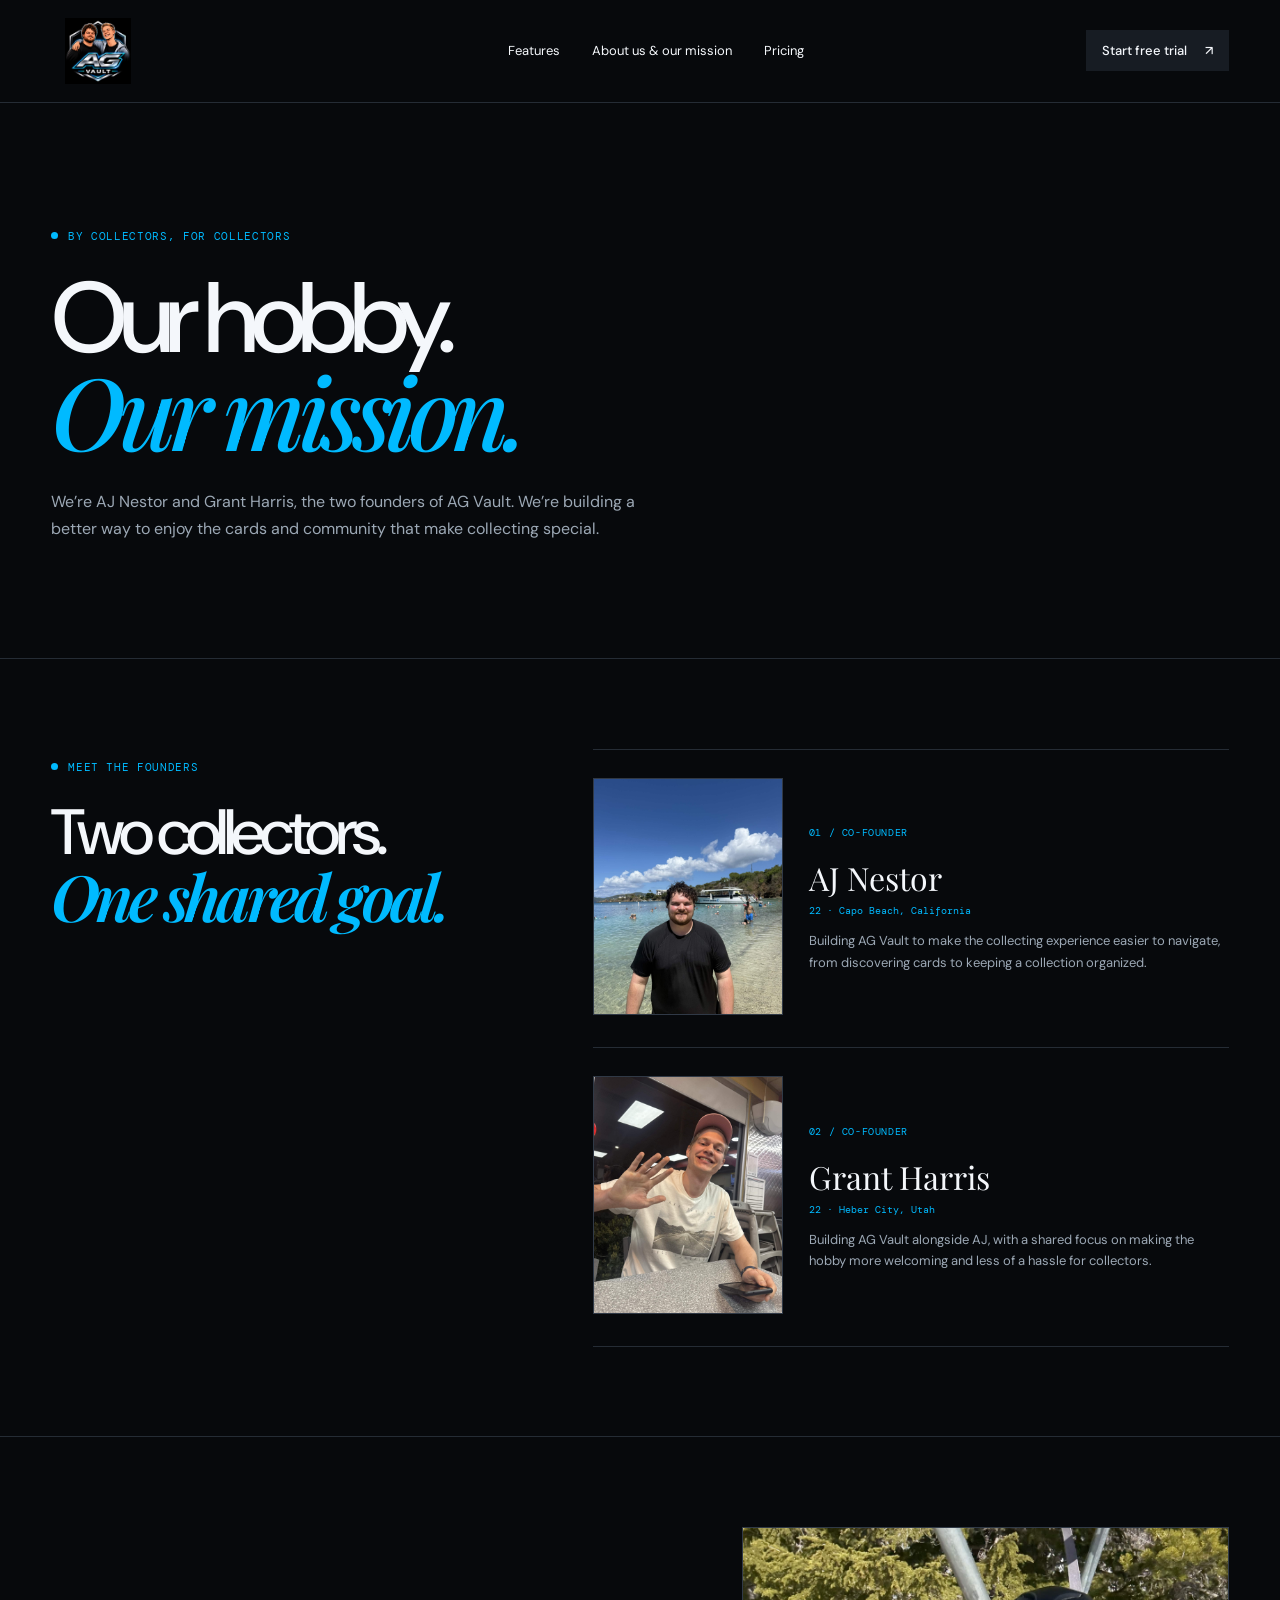
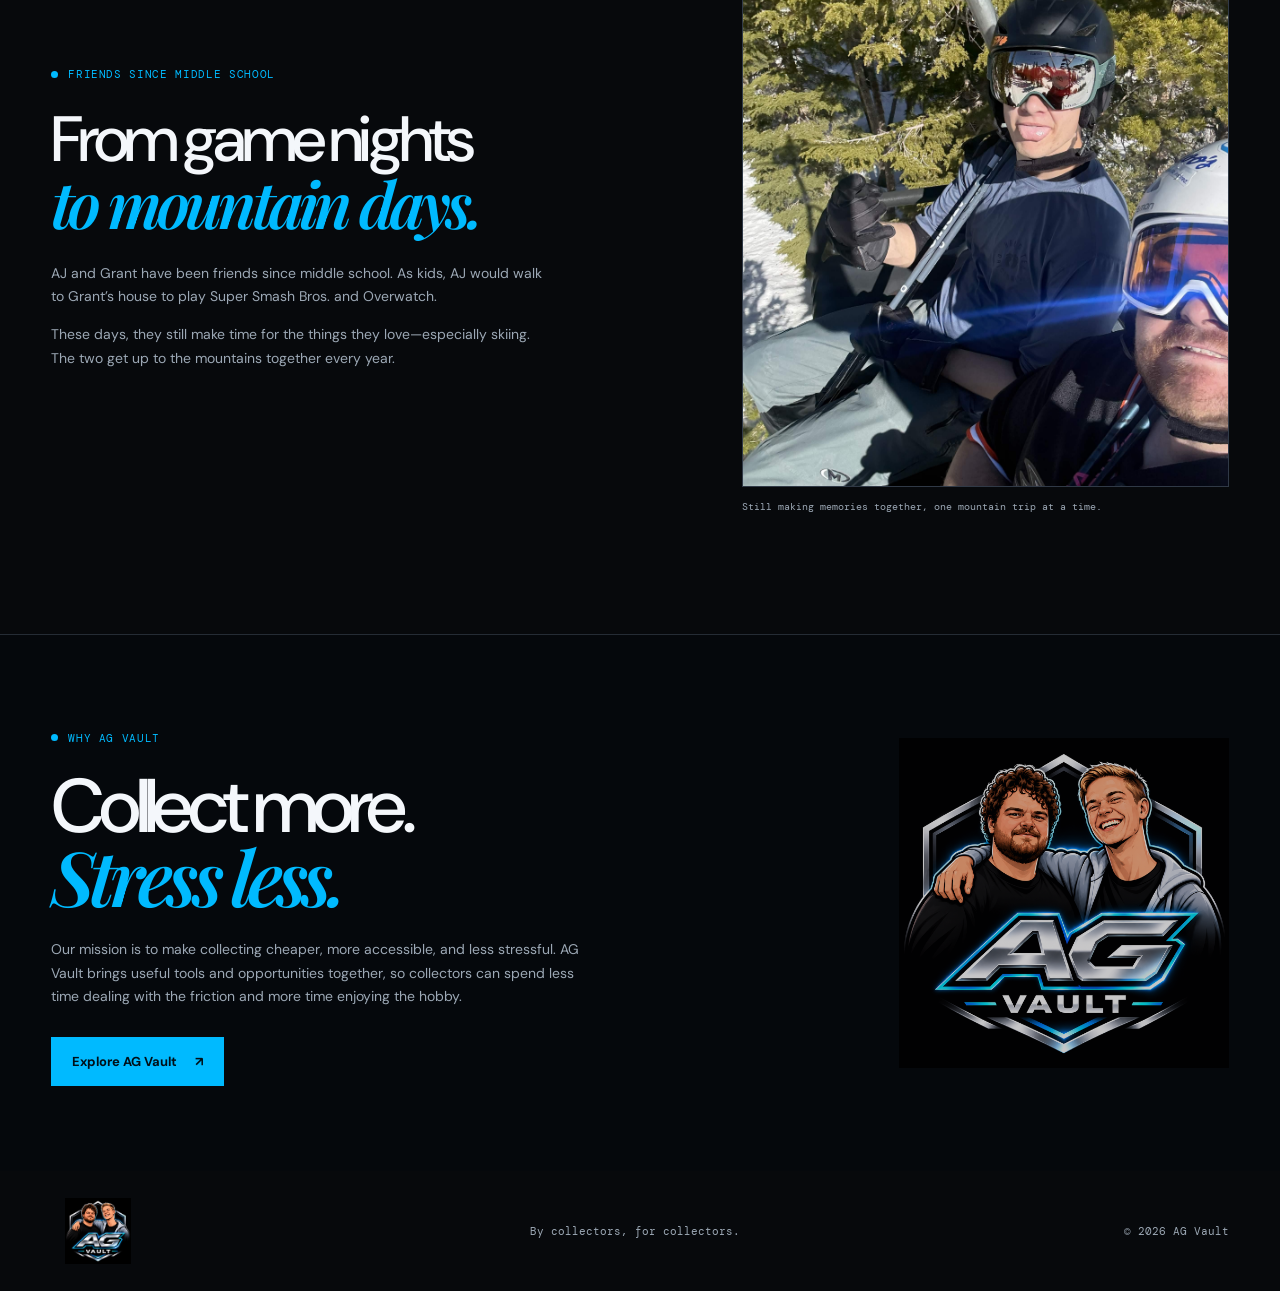
<file: about.html>
<!doctype html>
<html lang="en">
  <head>
    <meta charset="UTF-8" />
    <meta name="viewport" content="width=device-width, initial-scale=1.0" />
    <meta
      name="description"
      content="Meet AG Vault founders AJ Nestor and Grant Harris, and learn about their mission to make collecting more accessible."
    />
    <title>About us &amp; our mission | AG Vault</title>
    <link rel="stylesheet" href="styles.css" />
  </head>
  <body class="about-page">
    <header class="site-header">
      <a class="brand" href="index.html" aria-label="AG Vault home">
        <img class="brand-logo" src="assets/agvault-logo.png" alt="AG Vault" />
      </a>
      <nav class="desktop-nav" aria-label="Main navigation">
        <a href="index.html#features">Features</a>
        <a href="about.html" aria-current="page">About us &amp; our mission</a>
        <a href="index.html#pricing">Pricing</a>
      </nav>
      <a class="button button-small button-dark header-cta" href="trial.html"
        >Start free trial <span>↗</span></a
      >
    </header>

    <main>
      <section class="about-hero">
        <p class="eyebrow">
          <span class="eyebrow-dot"></span> By collectors, for collectors
        </p>
        <h1>Our hobby.<br /><em>Our mission.</em></h1>
        <p>
          We’re AJ Nestor and Grant Harris, the two founders of AG Vault. We’re
          building a better way to enjoy the cards and community that make
          collecting special.
        </p>
      </section>

      <section class="founders section" aria-labelledby="founders-title">
        <div class="founders-heading">
          <p class="eyebrow">
            <span class="eyebrow-dot"></span> Meet the founders
          </p>
          <h2 id="founders-title">
            Two collectors.<br /><em>One shared goal.</em>
          </h2>
        </div>
        <div class="founder-list">
          <article class="founder-card">
            <img
              class="founder-photo"
              src="assets/aj-nestor.jpg"
              alt="AJ Nestor at the beach"
            />
            <div class="founder-bio">
              <span class="founder-number">01 / CO-FOUNDER</span>
              <h3>AJ Nestor</h3>
              <p class="founder-meta">22 · Capo Beach, California</p>
              <p>
                Building AG Vault to make the collecting experience easier to
                navigate, from discovering cards to keeping a collection
                organized.
              </p>
            </div>
          </article>
          <article class="founder-card">
            <img
              class="founder-photo"
              src="assets/grant-harris.jpg"
              alt="Grant Harris smiling in a white shirt"
            />
            <div class="founder-bio">
              <span class="founder-number">02 / CO-FOUNDER</span>
              <h3>Grant Harris</h3>
              <p class="founder-meta">22 · Heber City, Utah</p>
              <p>
                Building AG Vault alongside AJ, with a shared focus on making
                the hobby more welcoming and less of a hassle for collectors.
              </p>
            </div>
          </article>
        </div>
      </section>

      <section class="how-we-met section" aria-labelledby="how-we-met-title">
        <div class="how-we-met-copy">
          <p class="eyebrow">
            <span class="eyebrow-dot"></span> Friends since middle school
          </p>
          <h2 id="how-we-met-title">
            From game nights<br /><em>to mountain days.</em>
          </h2>
          <p>
            AJ and Grant have been friends since middle school. As kids, AJ
            would walk to Grant’s house to play Super Smash Bros. and Overwatch.
          </p>
          <p>
            These days, they still make time for the things they love—especially
            skiing. The two get up to the mountains together every year.
          </p>
        </div>
        <figure class="together-photo">
          <img
            src="assets/founders-skiing.jpg"
            alt="AJ and Grant together on a ski lift in the mountains"
          />
          <figcaption>
            Still making memories together, one mountain trip at a time.
          </figcaption>
        </figure>
      </section>

      <section class="mission-panel" aria-labelledby="mission-title">
        <div class="mission-copy">
          <p class="eyebrow eyebrow-light">
            <span class="eyebrow-dot"></span> Why AG Vault
          </p>
          <h2 id="mission-title">Collect more.<br /><em>Stress less.</em></h2>
          <p>
            Our mission is to make collecting cheaper, more accessible, and less
            stressful. AG Vault brings useful tools and opportunities together,
            so collectors can spend less time dealing with the friction and more
            time enjoying the hobby.
          </p>
          <a class="button button-primary" href="index.html#features"
            >Explore AG Vault <span>↗</span></a
          >
        </div>
        <img
          class="mission-logo"
          src="assets/agvault-logo.png"
          alt=""
          aria-hidden="true"
        />
      </section>
    </main>

    <footer class="site-footer">
      <a class="brand" href="index.html" aria-label="AG Vault home"
        ><img class="brand-logo" src="assets/agvault-logo.png" alt="AG Vault"
      /></a>
      <p>By collectors, for collectors.</p>
      <p>© 2026 AG Vault</p>
    </footer>
  </body>
</html>
</file>
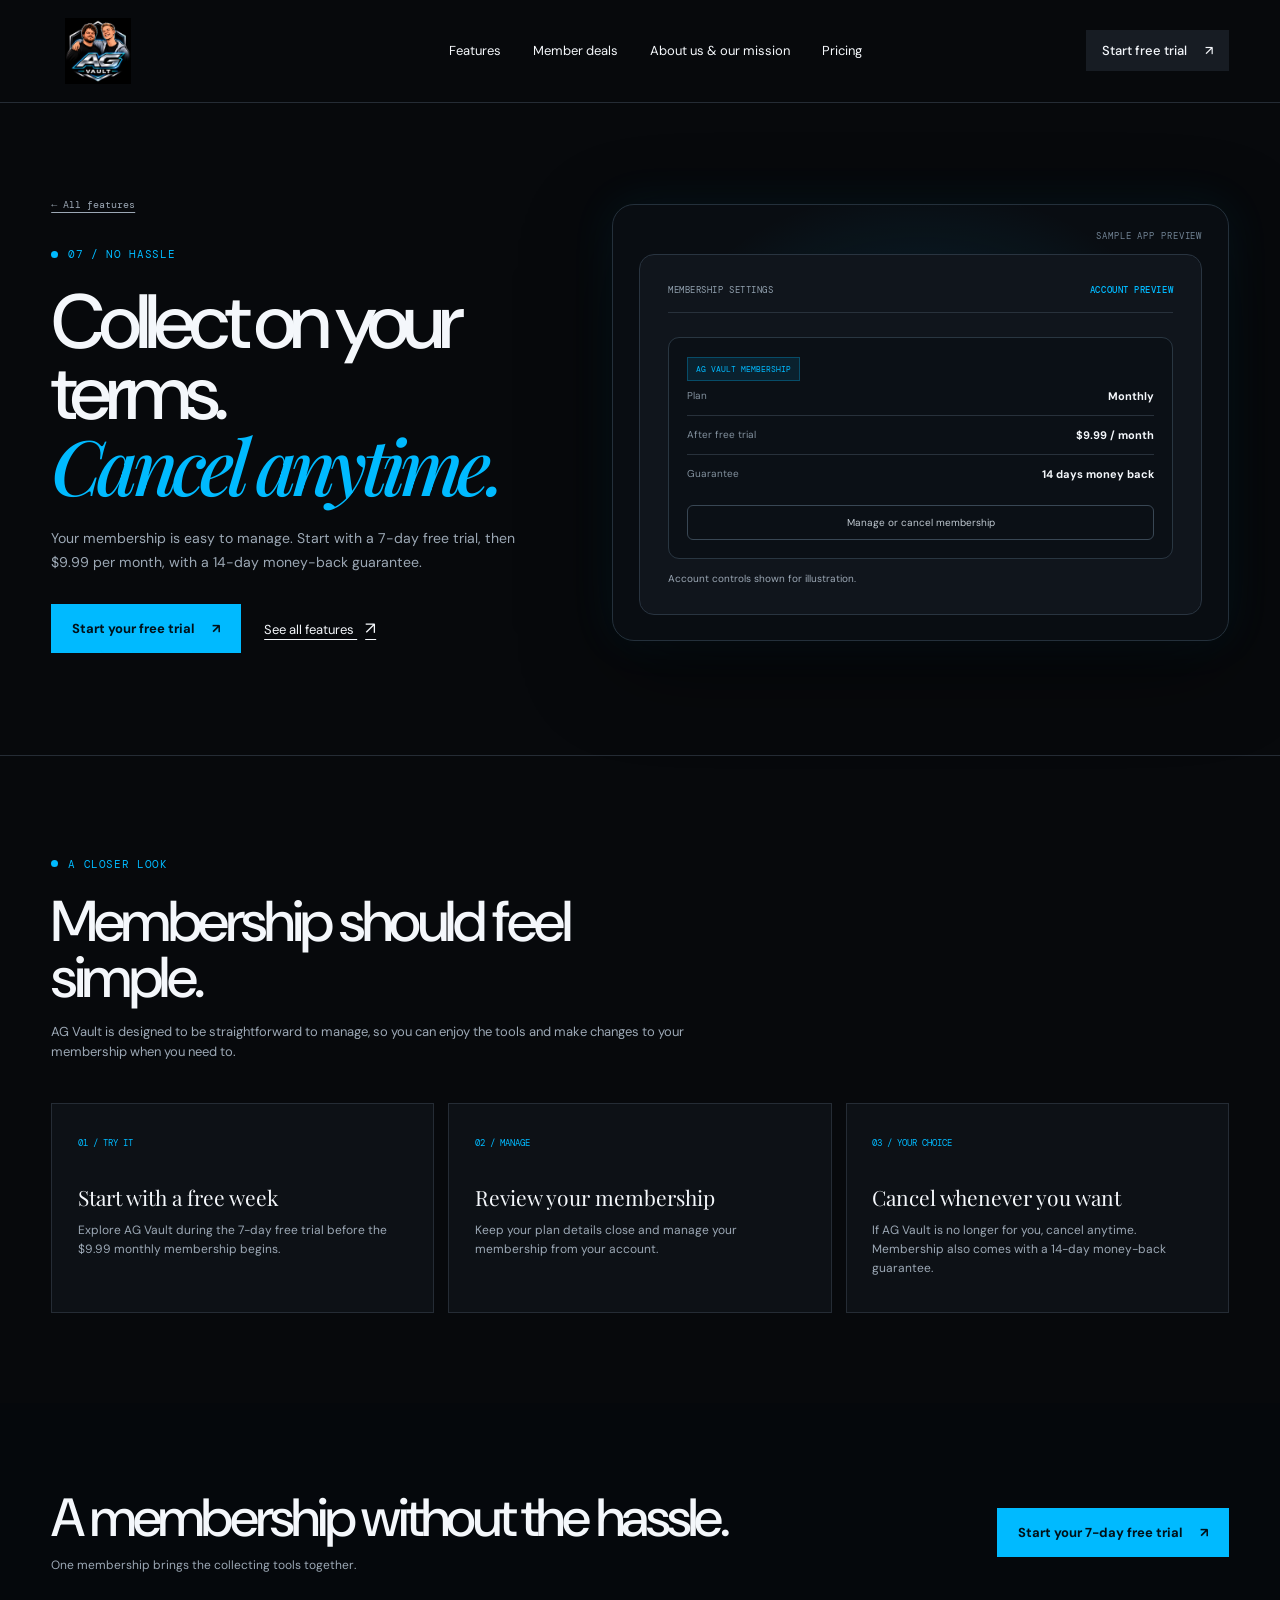
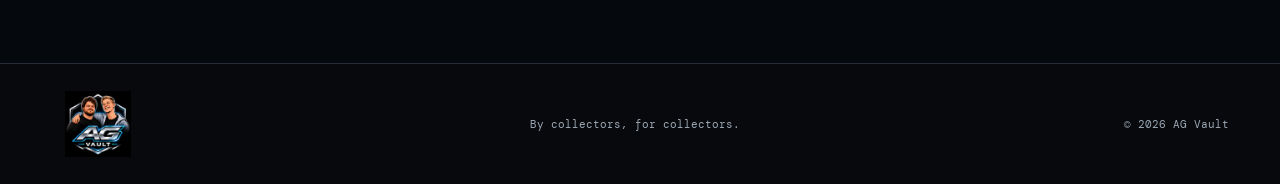
<file: cancel-anytime.html>
<!doctype html>
<html lang="en">
  <head>
    <meta charset="UTF-8" />
    <meta name="viewport" content="width=device-width, initial-scale=1.0" />
    <meta
      name="description"
      content="Manage your AG Vault membership and cancel anytime, with a 7-day free trial and 14-day money-back guarantee."
    />
    <title>Membership, on your terms | AG Vault</title>
    <link rel="stylesheet" href="styles.css" />
  </head>
  <body class="feature-detail-page">
    <header class="site-header">
      <a class="brand" href="index.html" aria-label="AG Vault home"
        ><img class="brand-logo" src="assets/agvault-logo.png" alt="AG Vault"
      /></a>
      <nav class="desktop-nav" aria-label="Main navigation">
        <a href="index.html#features" aria-current="page">Features</a
        ><a href="index.html#member-deals">Member deals</a
        ><a href="about.html">About us &amp; our mission</a
        ><a href="index.html#pricing">Pricing</a>
      </nav>
      <a class="button button-small button-dark header-cta" href="trial.html"
        >Start free trial <span aria-hidden="true">↗</span></a
      >
    </header>
    <main class="feature-page-main">
      <section class="feature-hero">
        <div class="feature-hero-copy">
          <a class="feature-back-link" href="index.html#features"
            >← All features</a
          >
          <p class="eyebrow">
            <span class="eyebrow-dot"></span> 07 / NO HASSLE
          </p>
          <h1>Collect on your terms.<br /><em>Cancel anytime.</em></h1>
          <p class="feature-hero-lede">
            Your membership is easy to manage. Start with a 7-day free trial,
            then $9.99 per month, with a 14-day money-back guarantee.
          </p>
          <div class="feature-hero-actions">
            <a class="button button-primary" href="trial.html"
              >Start your free trial <span aria-hidden="true">↗</span></a
            ><a class="text-link" href="index.html#features"
              >See all features <span aria-hidden="true">↗</span></a
            >
          </div>
        </div>
        <div class="feature-demo">
          <p class="feature-demo-label">SAMPLE APP PREVIEW</p>
          <div class="demo-window">
            <div class="demo-topline">
              <span>MEMBERSHIP SETTINGS</span><strong>ACCOUNT PREVIEW</strong>
            </div>
            <div class="demo-settings-card">
              <span class="demo-chip">AG VAULT MEMBERSHIP</span>
              <div class="demo-settings-row">
                <span>Plan</span><strong>Monthly</strong>
              </div>
              <div class="demo-settings-row">
                <span>After free trial</span><strong>$9.99 / month</strong>
              </div>
              <div class="demo-settings-row">
                <span>Guarantee</span><strong>14 days money back</strong>
              </div>
              <a class="demo-settings-action" href="trial.html"
                >Manage or cancel membership</a
              >
            </div>
            <p class="demo-subtext" style="margin-top: 12px">
              Account controls shown for illustration.
            </p>
          </div>
        </div>
      </section>
      <section class="feature-explainer section">
        <div class="feature-explainer-heading">
          <p class="eyebrow"><span class="eyebrow-dot"></span> A closer look</p>
          <h2>Membership should feel simple.</h2>
          <p>
            AG Vault is designed to be straightforward to manage, so you can
            enjoy the tools and make changes to your membership when you need
            to.
          </p>
        </div>
        <div class="feature-steps">
          <article class="feature-step">
            <span class="feature-step-number">01 / TRY IT</span>
            <h3>Start with a free week</h3>
            <p>
              Explore AG Vault during the 7-day free trial before the $9.99
              monthly membership begins.
            </p>
          </article>
          <article class="feature-step">
            <span class="feature-step-number">02 / MANAGE</span>
            <h3>Review your membership</h3>
            <p>
              Keep your plan details close and manage your membership from your
              account.
            </p>
          </article>
          <article class="feature-step">
            <span class="feature-step-number">03 / YOUR CHOICE</span>
            <h3>Cancel whenever you want</h3>
            <p>
              If AG Vault is no longer for you, cancel anytime. Membership also
              comes with a 14-day money-back guarantee.
            </p>
          </article>
        </div>
      </section>
      <section class="feature-page-cta section">
        <div>
          <h2>A membership without the hassle.</h2>
          <p>One membership brings the collecting tools together.</p>
        </div>
        <a class="button button-primary" href="trial.html"
          >Start your 7-day free trial <span aria-hidden="true">↗</span></a
        >
      </section>
    </main>
    <footer class="site-footer feature-page-footer">
      <a class="brand" href="index.html" aria-label="AG Vault home"
        ><img class="brand-logo" src="assets/agvault-logo.png" alt="AG Vault"
      /></a>
      <p>By collectors, for collectors.</p>
      <p>© 2026 AG Vault</p>
    </footer>
  </body>
</html>
</file>
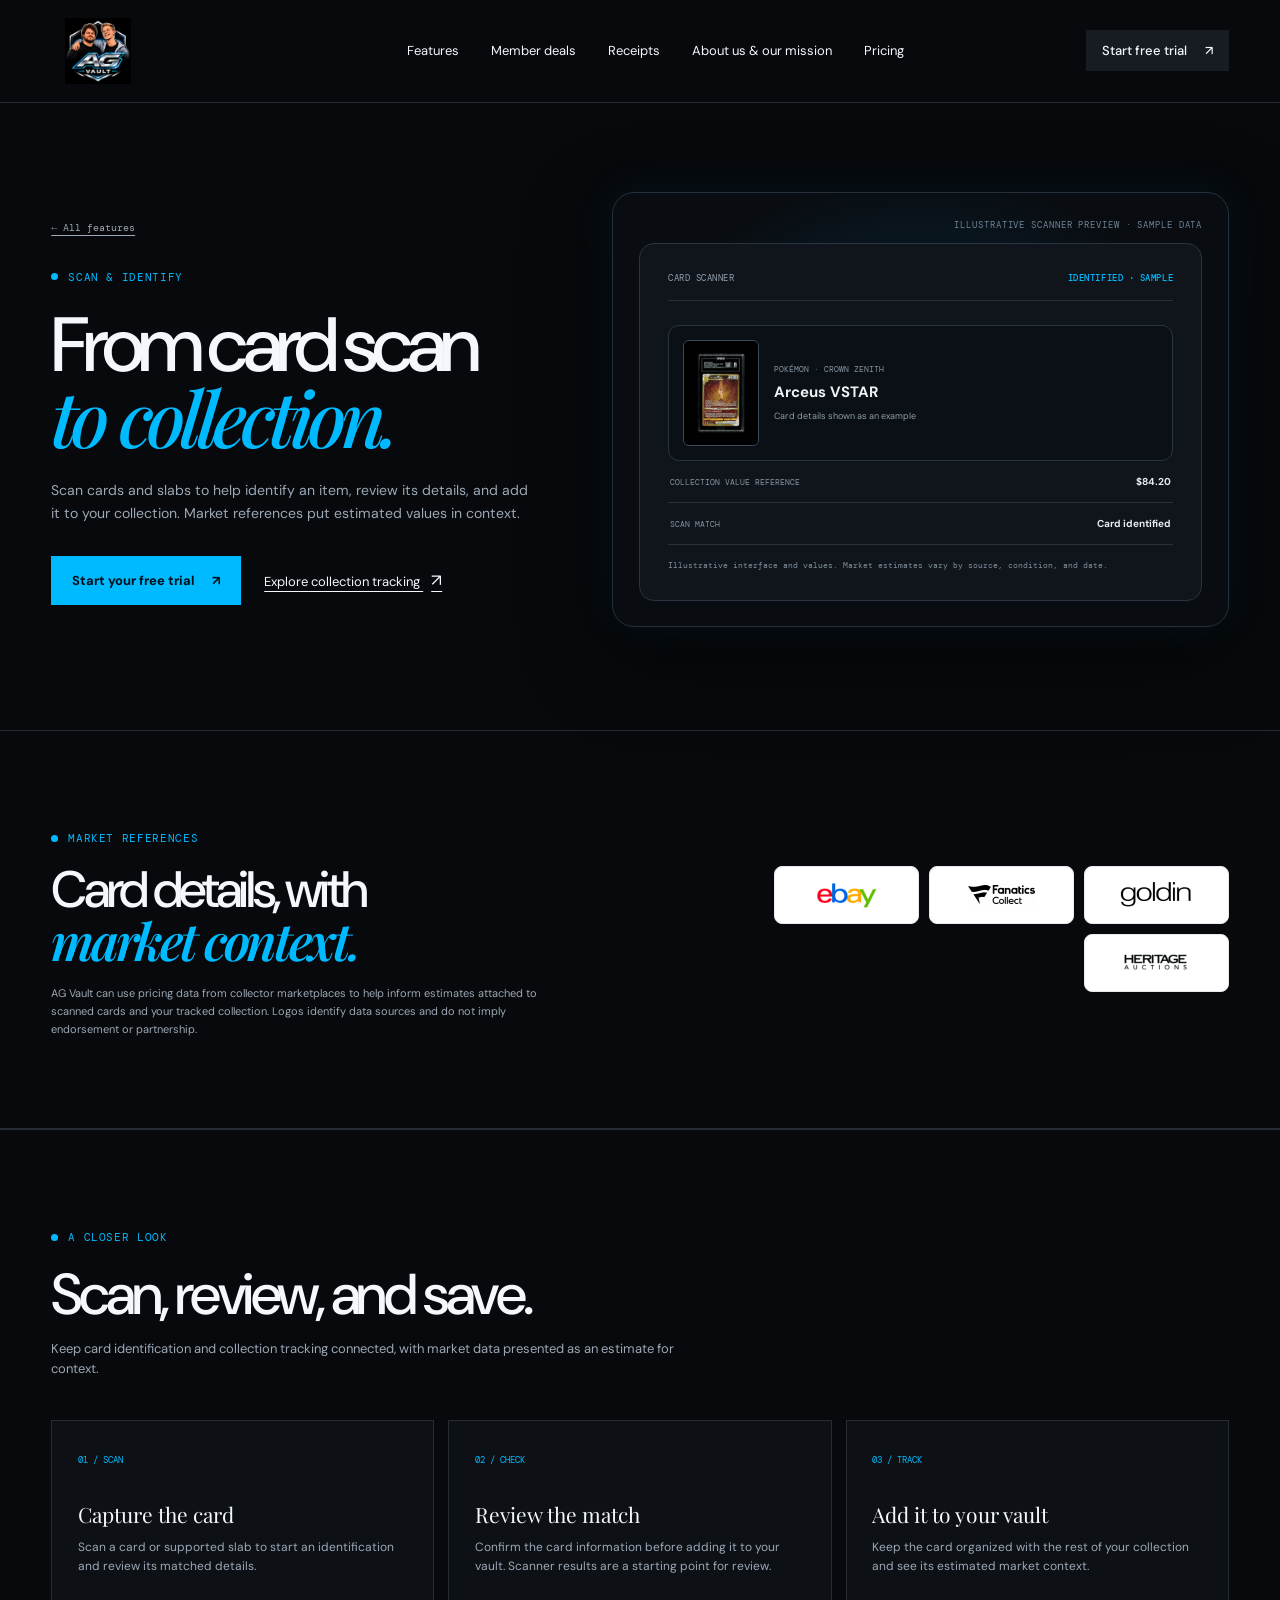
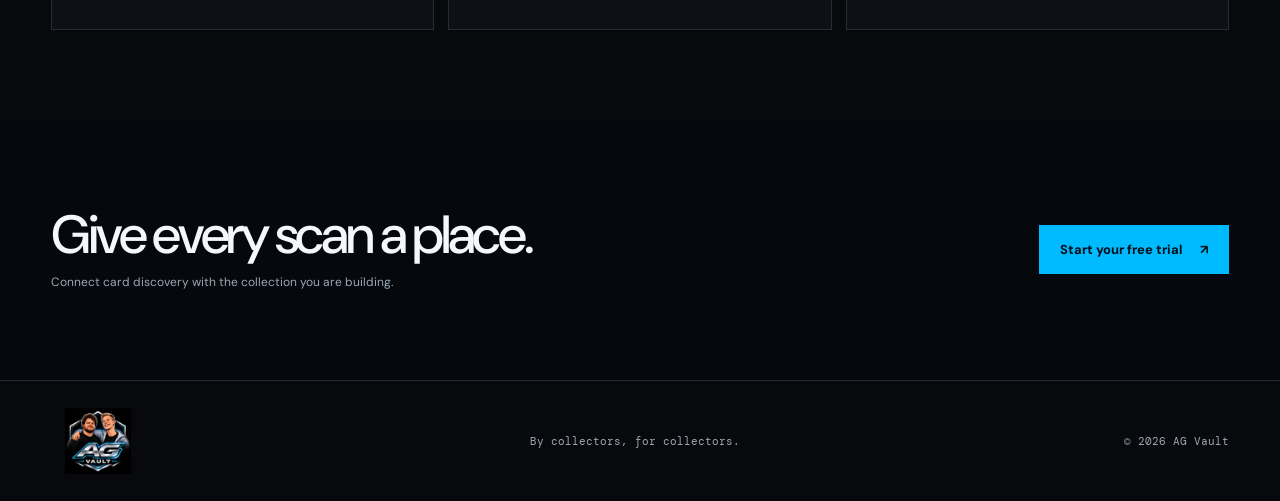
<file: card-scanner.html>
<!doctype html>
<html lang="en">
  <head>
    <meta charset="UTF-8" />
    <meta name="viewport" content="width=device-width, initial-scale=1.0" />
    <meta
      name="description"
      content="Scan trading cards and slabs, then review card details and market references in AG Vault."
    />
    <title>Card scanner | AG Vault</title>
    <link rel="stylesheet" href="styles.css" />
  </head>
  <body class="feature-detail-page">
    <header class="site-header">
      <a class="brand" href="index.html" aria-label="AG Vault home"
        ><img class="brand-logo" src="assets/agvault-logo.png" alt="AG Vault"
      /></a>
      <nav class="desktop-nav" aria-label="Main navigation">
        <a href="index.html#features">Features</a
        ><a href="index.html#member-deals">Member deals</a
        ><a href="index.html#receipts">Receipts</a
        ><a href="about.html">About us &amp; our mission</a
        ><a href="index.html#pricing">Pricing</a>
      </nav>
      <a class="button button-small button-dark header-cta" href="trial.html"
        >Start free trial <span aria-hidden="true">↗</span></a
      >
    </header>
    <main class="feature-page-main">
      <section class="feature-hero">
        <div class="feature-hero-copy">
          <a class="feature-back-link" href="index.html#features"
            >← All features</a
          >
          <p class="eyebrow">
            <span class="eyebrow-dot"></span> SCAN &amp; IDENTIFY
          </p>
          <h1>From card scan<br /><em>to collection.</em></h1>
          <p class="feature-hero-lede">
            Scan cards and slabs to help identify an item, review its details,
            and add it to your collection. Market references put estimated
            values in context.
          </p>
          <div class="feature-hero-actions">
            <a class="button button-primary" href="trial.html"
              >Start your free trial <span aria-hidden="true">↗</span></a
            ><a class="text-link" href="collection-tracker.html"
              >Explore collection tracking <span aria-hidden="true">↗</span></a
            >
          </div>
        </div>
        <div class="feature-demo">
          <p class="feature-demo-label">
            ILLUSTRATIVE SCANNER PREVIEW · SAMPLE DATA
          </p>
          <div class="demo-window">
            <div class="demo-topline">
              <span>CARD SCANNER</span><strong>IDENTIFIED · SAMPLE</strong>
            </div>
            <div class="scanner-preview-card">
              <img
                src="assets/card-arceus-vstar.jpg"
                alt="Illustrative Arceus VSTAR card preview"
              />
              <div>
                <span class="scanner-kicker">POKÉMON · CROWN ZENITH</span
                ><strong>Arceus VSTAR</strong
                ><small>Card details shown as an example</small>
              </div>
            </div>
            <div class="scanner-result-row">
              <span>COLLECTION VALUE REFERENCE</span><strong>$84.20</strong>
            </div>
            <div class="scanner-result-row">
              <span>SCAN MATCH</span
              ><strong class="demo-positive">Card identified</strong>
            </div>
            <p class="scanner-demo-note">
              Illustrative interface and values. Market estimates vary by
              source, condition, and date.
            </p>
          </div>
        </div>
      </section>
      <section
        class="marketplace-sources section"
        aria-labelledby="scanner-data-title"
      >
        <div class="marketplace-sources-copy">
          <p class="eyebrow">
            <span class="eyebrow-dot"></span> Market references
          </p>
          <h2 id="scanner-data-title">
            Card details, with<br /><em>market context.</em>
          </h2>
          <p>
            AG Vault can use pricing data from collector marketplaces to help
            inform estimates attached to scanned cards and your tracked
            collection. Logos identify data sources and do not imply endorsement
            or partnership.
          </p>
        </div>
        <div
          class="marketplace-logo-grid"
          aria-label="Example marketplace pricing sources"
        >
          <span
            class="marketplace-logo marketplace-ebay"
            role="img"
            aria-label="eBay"
          ></span
          ><span
            class="marketplace-logo marketplace-fanatics"
            role="img"
            aria-label="Fanatics Collect"
          ></span
          ><span
            class="marketplace-logo marketplace-goldin"
            role="img"
            aria-label="Goldin"
          ></span
          ><span
            class="marketplace-logo marketplace-heritage"
            role="img"
            aria-label="Heritage Auctions"
          ></span>
        </div>
      </section>
      <section class="feature-explainer section">
        <div class="feature-explainer-heading">
          <p class="eyebrow"><span class="eyebrow-dot"></span> A closer look</p>
          <h2>Scan, review, and save.</h2>
          <p>
            Keep card identification and collection tracking connected, with
            market data presented as an estimate for context.
          </p>
        </div>
        <div class="feature-steps">
          <article class="feature-step">
            <span class="feature-step-number">01 / SCAN</span>
            <h3>Capture the card</h3>
            <p>
              Scan a card or supported slab to start an identification and
              review its matched details.
            </p>
          </article>
          <article class="feature-step">
            <span class="feature-step-number">02 / CHECK</span>
            <h3>Review the match</h3>
            <p>
              Confirm the card information before adding it to your vault.
              Scanner results are a starting point for review.
            </p>
          </article>
          <article class="feature-step">
            <span class="feature-step-number">03 / TRACK</span>
            <h3>Add it to your vault</h3>
            <p>
              Keep the card organized with the rest of your collection and see
              its estimated market context.
            </p>
          </article>
        </div>
      </section>
      <section class="feature-page-cta section">
        <div>
          <h2>Give every scan a place.</h2>
          <p>Connect card discovery with the collection you are building.</p>
        </div>
        <a class="button button-primary" href="trial.html"
          >Start your free trial <span aria-hidden="true">↗</span></a
        >
      </section>
    </main>
    <footer class="site-footer feature-page-footer">
      <a class="brand" href="index.html" aria-label="AG Vault home"
        ><img class="brand-logo" src="assets/agvault-logo.png" alt="AG Vault"
      /></a>
      <p>By collectors, for collectors.</p>
      <p>© 2026 AG Vault</p>
    </footer>
  </body>
</html>
</file>
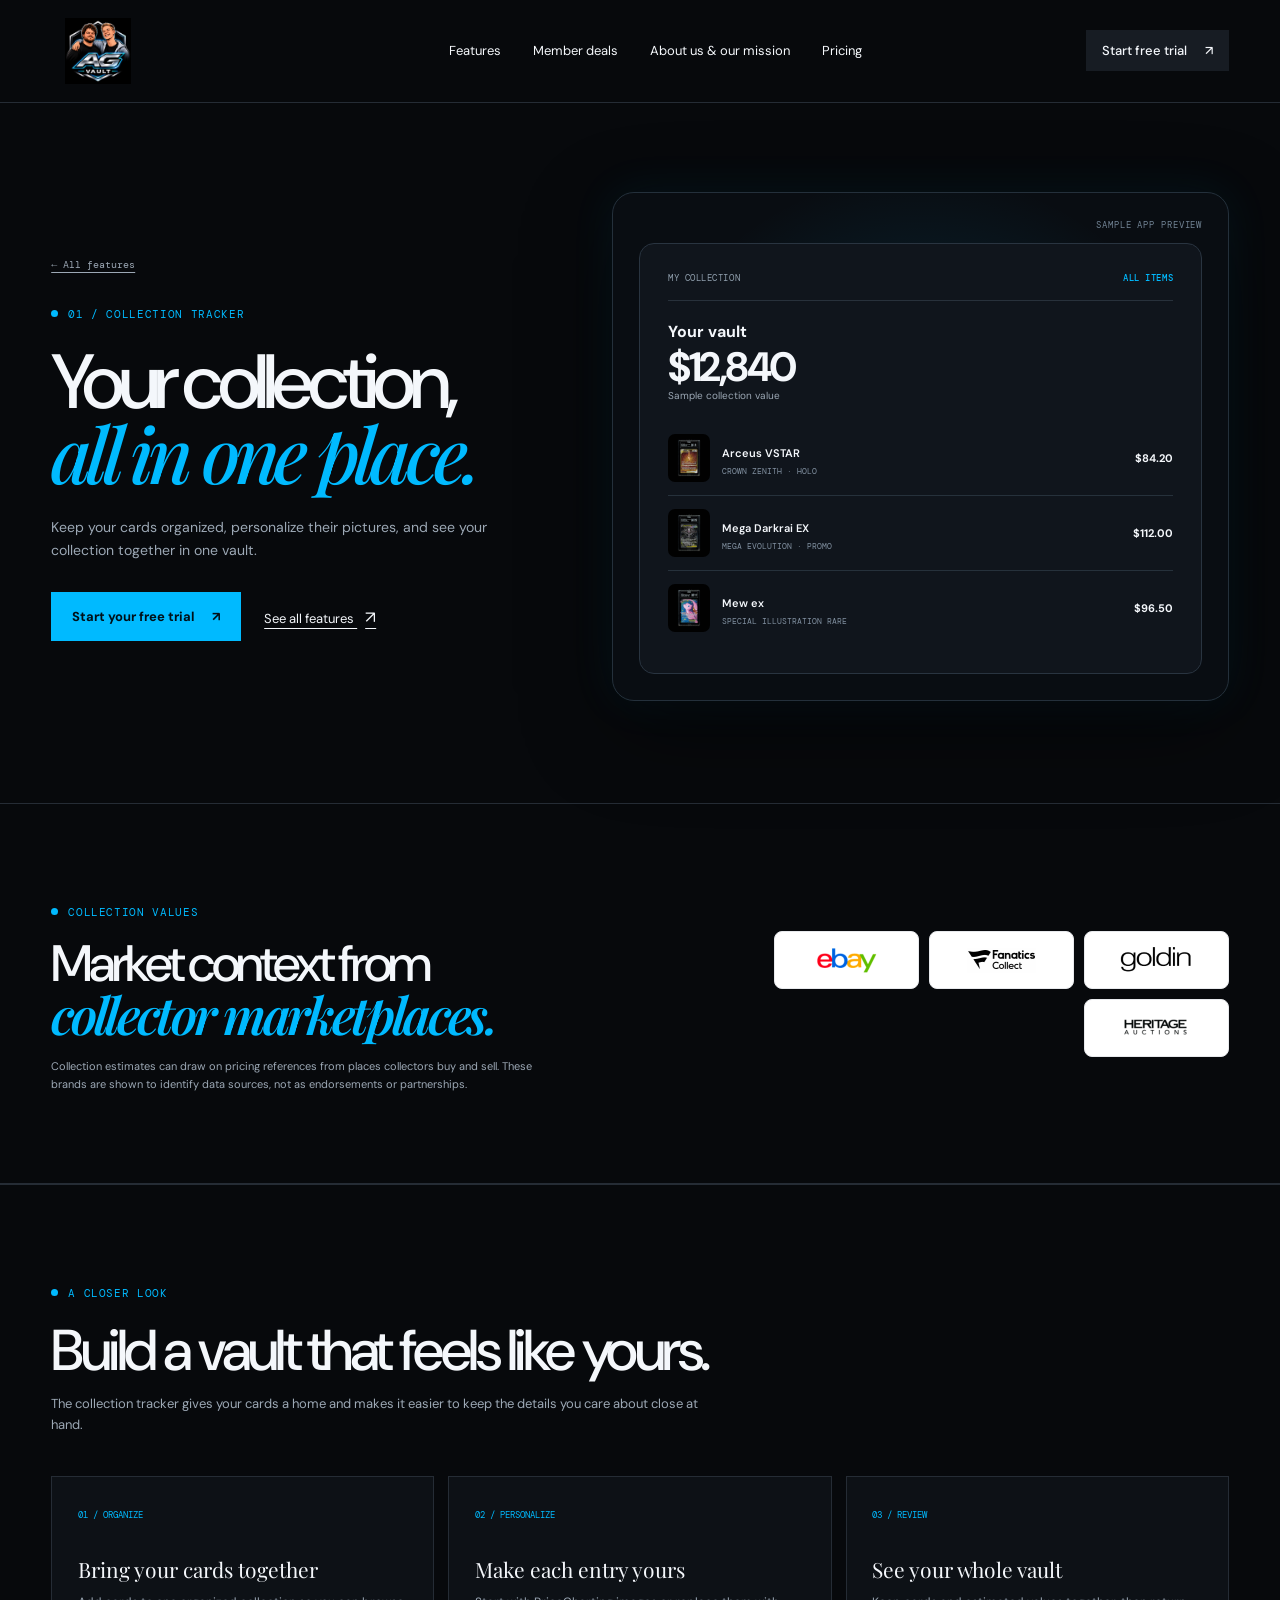
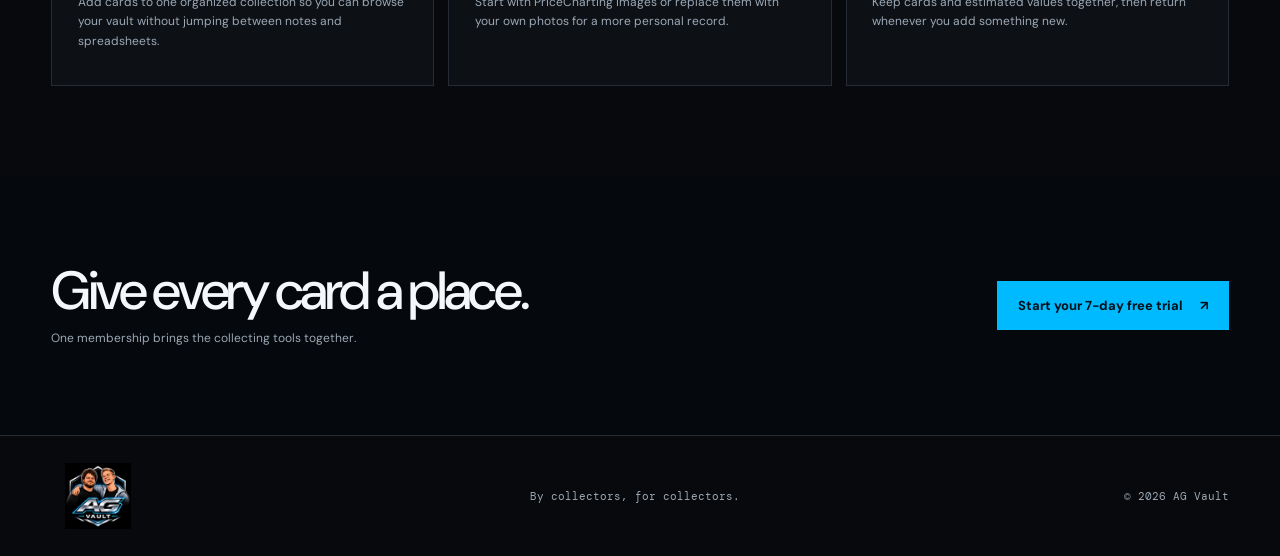
<file: collection-tracker.html>
<!doctype html>
<html lang="en">
  <head>
    <meta charset="UTF-8" />
    <meta name="viewport" content="width=device-width, initial-scale=1.0" />
    <meta
      name="description"
      content="Organize your trading card collection and keep its value in view with the AG Vault collection tracker."
    />
    <title>Collection tracker | AG Vault</title>
    <link rel="stylesheet" href="styles.css" />
  </head>
  <body class="feature-detail-page">
    <header class="site-header">
      <a class="brand" href="index.html" aria-label="AG Vault home"
        ><img class="brand-logo" src="assets/agvault-logo.png" alt="AG Vault"
      /></a>
      <nav class="desktop-nav" aria-label="Main navigation">
        <a href="index.html#features" aria-current="page">Features</a
        ><a href="index.html#member-deals">Member deals</a
        ><a href="about.html">About us &amp; our mission</a
        ><a href="index.html#pricing">Pricing</a>
      </nav>
      <a class="button button-small button-dark header-cta" href="trial.html"
        >Start free trial <span aria-hidden="true">↗</span></a
      >
    </header>
    <main class="feature-page-main">
      <section class="feature-hero">
        <div class="feature-hero-copy">
          <a class="feature-back-link" href="index.html#features"
            >← All features</a
          >
          <p class="eyebrow">
            <span class="eyebrow-dot"></span> 01 / COLLECTION TRACKER
          </p>
          <h1>Your collection,<br /><em>all in one place.</em></h1>
          <p class="feature-hero-lede">
            Keep your cards organized, personalize their pictures, and see your
            collection together in one vault.
          </p>
          <div class="feature-hero-actions">
            <a class="button button-primary" href="trial.html"
              >Start your free trial <span aria-hidden="true">↗</span></a
            ><a class="text-link" href="index.html#features"
              >See all features <span aria-hidden="true">↗</span></a
            >
          </div>
        </div>
        <div class="feature-demo">
          <p class="feature-demo-label">SAMPLE APP PREVIEW</p>
          <div class="demo-window">
            <div class="demo-topline">
              <span>MY COLLECTION</span><strong>ALL ITEMS</strong>
            </div>
            <div class="demo-heading">Your vault</div>
            <div class="demo-value">$12,840</div>
            <p class="demo-subtext">Sample collection value</p>
            <div class="demo-list">
              <div class="demo-row">
                <img
                  class="demo-photo"
                  src="assets/card-arceus-vstar.jpg"
                  alt=""
                />
                <div style="flex: 1">
                  <span class="demo-row-name">Arceus VSTAR</span
                  ><span class="demo-row-meta">CROWN ZENITH · HOLO</span>
                </div>
                <span class="demo-row-price">$84.20</span>
              </div>
              <div class="demo-row">
                <img
                  class="demo-photo"
                  src="assets/card-mega-darkrai.jpg"
                  alt=""
                />
                <div style="flex: 1">
                  <span class="demo-row-name">Mega Darkrai EX</span
                  ><span class="demo-row-meta">MEGA EVOLUTION · PROMO</span>
                </div>
                <span class="demo-row-price">$112.00</span>
              </div>
              <div class="demo-row">
                <img class="demo-photo" src="assets/card-mew-ex.jpg" alt="" />
                <div style="flex: 1">
                  <span class="demo-row-name">Mew ex</span
                  ><span class="demo-row-meta">SPECIAL ILLUSTRATION RARE</span>
                </div>
                <span class="demo-row-price">$96.50</span>
              </div>
            </div>
          </div>
        </div>
      </section>
      <section
        class="marketplace-sources section"
        aria-labelledby="collection-data-title"
      >
        <div class="marketplace-sources-copy">
          <p class="eyebrow">
            <span class="eyebrow-dot"></span> Collection values
          </p>
          <h2 id="collection-data-title">
            Market context from<br /><em>collector marketplaces.</em>
          </h2>
          <p>
            Collection estimates can draw on pricing references from places
            collectors buy and sell. These brands are shown to identify data
            sources, not as endorsements or partnerships.
          </p>
        </div>
        <div
          class="marketplace-logo-grid"
          aria-label="Example marketplace pricing sources"
        >
          <span
            class="marketplace-logo marketplace-ebay"
            role="img"
            aria-label="eBay"
          ></span
          ><span
            class="marketplace-logo marketplace-fanatics"
            role="img"
            aria-label="Fanatics Collect"
          ></span
          ><span
            class="marketplace-logo marketplace-goldin"
            role="img"
            aria-label="Goldin"
          ></span
          ><span
            class="marketplace-logo marketplace-heritage"
            role="img"
            aria-label="Heritage Auctions"
          ></span>
        </div>
      </section>
      <section class="feature-explainer section">
        <div class="feature-explainer-heading">
          <p class="eyebrow"><span class="eyebrow-dot"></span> A closer look</p>
          <h2>Build a vault that feels like yours.</h2>
          <p>
            The collection tracker gives your cards a home and makes it easier
            to keep the details you care about close at hand.
          </p>
        </div>
        <div class="feature-steps">
          <article class="feature-step">
            <span class="feature-step-number">01 / ORGANIZE</span>
            <h3>Bring your cards together</h3>
            <p>
              Add cards to one organized collection so you can browse your vault
              without jumping between notes and spreadsheets.
            </p>
          </article>
          <article class="feature-step">
            <span class="feature-step-number">02 / PERSONALIZE</span>
            <h3>Make each entry yours</h3>
            <p>
              Start with PriceCharting images or replace them with your own
              photos for a more personal record.
            </p>
          </article>
          <article class="feature-step">
            <span class="feature-step-number">03 / REVIEW</span>
            <h3>See your whole vault</h3>
            <p>
              Keep cards and estimated values together, then return whenever you
              add something new.
            </p>
          </article>
        </div>
      </section>
      <section class="feature-page-cta section">
        <div>
          <h2>Give every card a place.</h2>
          <p>One membership brings the collecting tools together.</p>
        </div>
        <a class="button button-primary" href="trial.html"
          >Start your 7-day free trial <span aria-hidden="true">↗</span></a
        >
      </section>
    </main>
    <footer class="site-footer feature-page-footer">
      <a class="brand" href="index.html" aria-label="AG Vault home"
        ><img class="brand-logo" src="assets/agvault-logo.png" alt="AG Vault"
      /></a>
      <p>By collectors, for collectors.</p>
      <p>© 2026 AG Vault</p>
    </footer>
  </body>
</html>
</file>
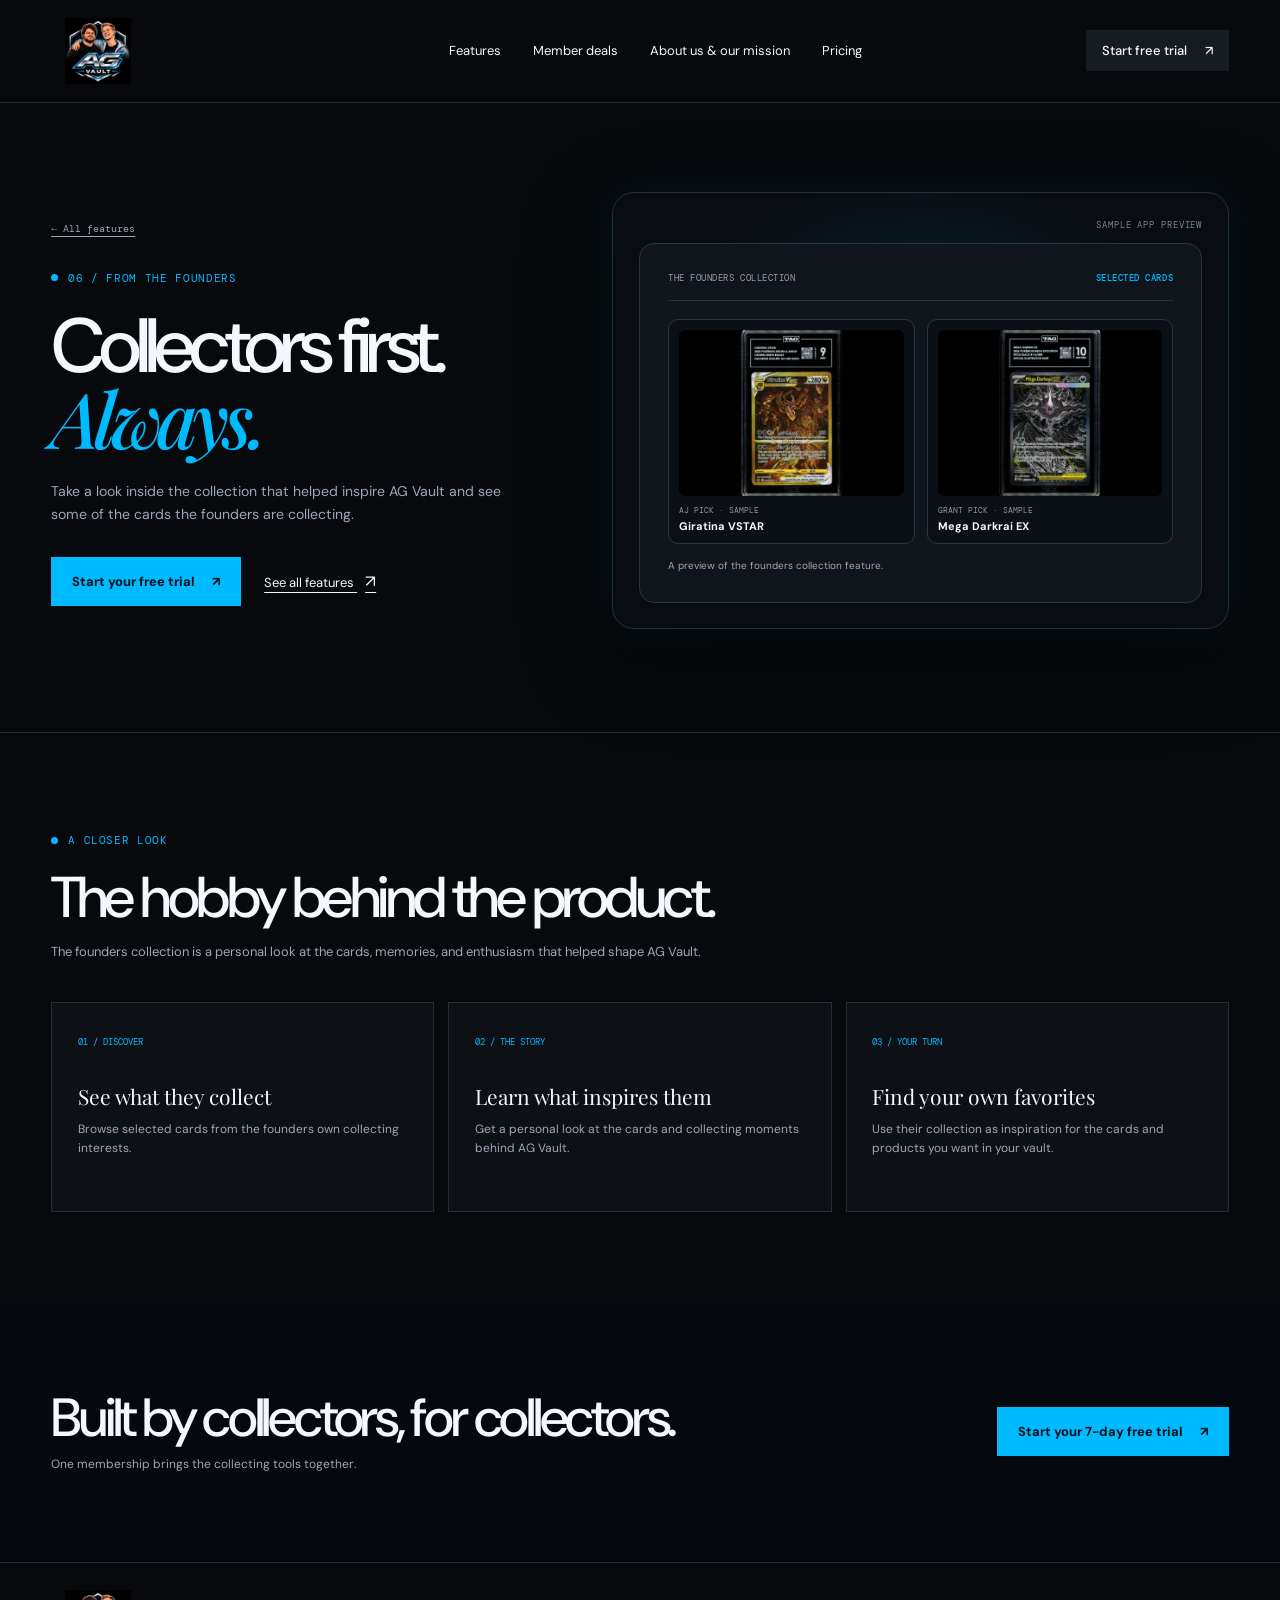
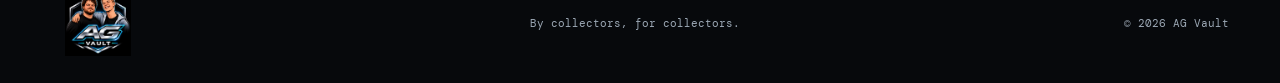
<file: founders-collection.html>
<!doctype html>
<html lang="en">
  <head>
    <meta charset="UTF-8" />
    <meta name="viewport" content="width=device-width, initial-scale=1.0" />
    <meta
      name="description"
      content="Explore cards from the collection that inspired AG Vault and see what the founders are collecting."
    />
    <title>Founders Collection | AG Vault</title>
    <link rel="stylesheet" href="styles.css" />
  </head>
  <body class="feature-detail-page">
    <header class="site-header">
      <a class="brand" href="index.html" aria-label="AG Vault home"
        ><img class="brand-logo" src="assets/agvault-logo.png" alt="AG Vault"
      /></a>
      <nav class="desktop-nav" aria-label="Main navigation">
        <a href="index.html#features" aria-current="page">Features</a
        ><a href="index.html#member-deals">Member deals</a
        ><a href="about.html">About us &amp; our mission</a
        ><a href="index.html#pricing">Pricing</a>
      </nav>
      <a class="button button-small button-dark header-cta" href="trial.html"
        >Start free trial <span aria-hidden="true">↗</span></a
      >
    </header>
    <main class="feature-page-main">
      <section class="feature-hero">
        <div class="feature-hero-copy">
          <a class="feature-back-link" href="index.html#features"
            >← All features</a
          >
          <p class="eyebrow">
            <span class="eyebrow-dot"></span> 06 / FROM THE FOUNDERS
          </p>
          <h1>Collectors first.<br /><em>Always.</em></h1>
          <p class="feature-hero-lede">
            Take a look inside the collection that helped inspire AG Vault and
            see some of the cards the founders are collecting.
          </p>
          <div class="feature-hero-actions">
            <a class="button button-primary" href="trial.html"
              >Start your free trial <span aria-hidden="true">↗</span></a
            ><a class="text-link" href="index.html#features"
              >See all features <span aria-hidden="true">↗</span></a
            >
          </div>
        </div>
        <div class="feature-demo">
          <p class="feature-demo-label">SAMPLE APP PREVIEW</p>
          <div class="demo-window">
            <div class="demo-topline">
              <span>THE FOUNDERS COLLECTION</span
              ><strong>SELECTED CARDS</strong>
            </div>
            <div class="demo-founder-cards">
              <article class="demo-founder-card">
                <img
                  src="assets/card-giratina-vstar.jpg"
                  alt="Giratina VSTAR graded card"
                /><span>AJ PICK · SAMPLE</span><strong>Giratina VSTAR</strong>
              </article>
              <article class="demo-founder-card">
                <img
                  src="assets/card-mega-darkrai.jpg"
                  alt="Mega Darkrai EX graded card"
                /><span>GRANT PICK · SAMPLE</span
                ><strong>Mega Darkrai EX</strong>
              </article>
            </div>
            <p class="demo-subtext" style="margin-top: 14px">
              A preview of the founders collection feature.
            </p>
          </div>
        </div>
      </section>
      <section class="feature-explainer section">
        <div class="feature-explainer-heading">
          <p class="eyebrow"><span class="eyebrow-dot"></span> A closer look</p>
          <h2>The hobby behind the product.</h2>
          <p>
            The founders collection is a personal look at the cards, memories,
            and enthusiasm that helped shape AG Vault.
          </p>
        </div>
        <div class="feature-steps">
          <article class="feature-step">
            <span class="feature-step-number">01 / DISCOVER</span>
            <h3>See what they collect</h3>
            <p>
              Browse selected cards from the founders own collecting interests.
            </p>
          </article>
          <article class="feature-step">
            <span class="feature-step-number">02 / THE STORY</span>
            <h3>Learn what inspires them</h3>
            <p>
              Get a personal look at the cards and collecting moments behind AG
              Vault.
            </p>
          </article>
          <article class="feature-step">
            <span class="feature-step-number">03 / YOUR TURN</span>
            <h3>Find your own favorites</h3>
            <p>
              Use their collection as inspiration for the cards and products you
              want in your vault.
            </p>
          </article>
        </div>
      </section>
      <section class="feature-page-cta section">
        <div>
          <h2>Built by collectors, for collectors.</h2>
          <p>One membership brings the collecting tools together.</p>
        </div>
        <a class="button button-primary" href="trial.html"
          >Start your 7-day free trial <span aria-hidden="true">↗</span></a
        >
      </section>
    </main>
    <footer class="site-footer feature-page-footer">
      <a class="brand" href="index.html" aria-label="AG Vault home"
        ><img class="brand-logo" src="assets/agvault-logo.png" alt="AG Vault"
      /></a>
      <p>By collectors, for collectors.</p>
      <p>© 2026 AG Vault</p>
    </footer>
  </body>
</html>
</file>
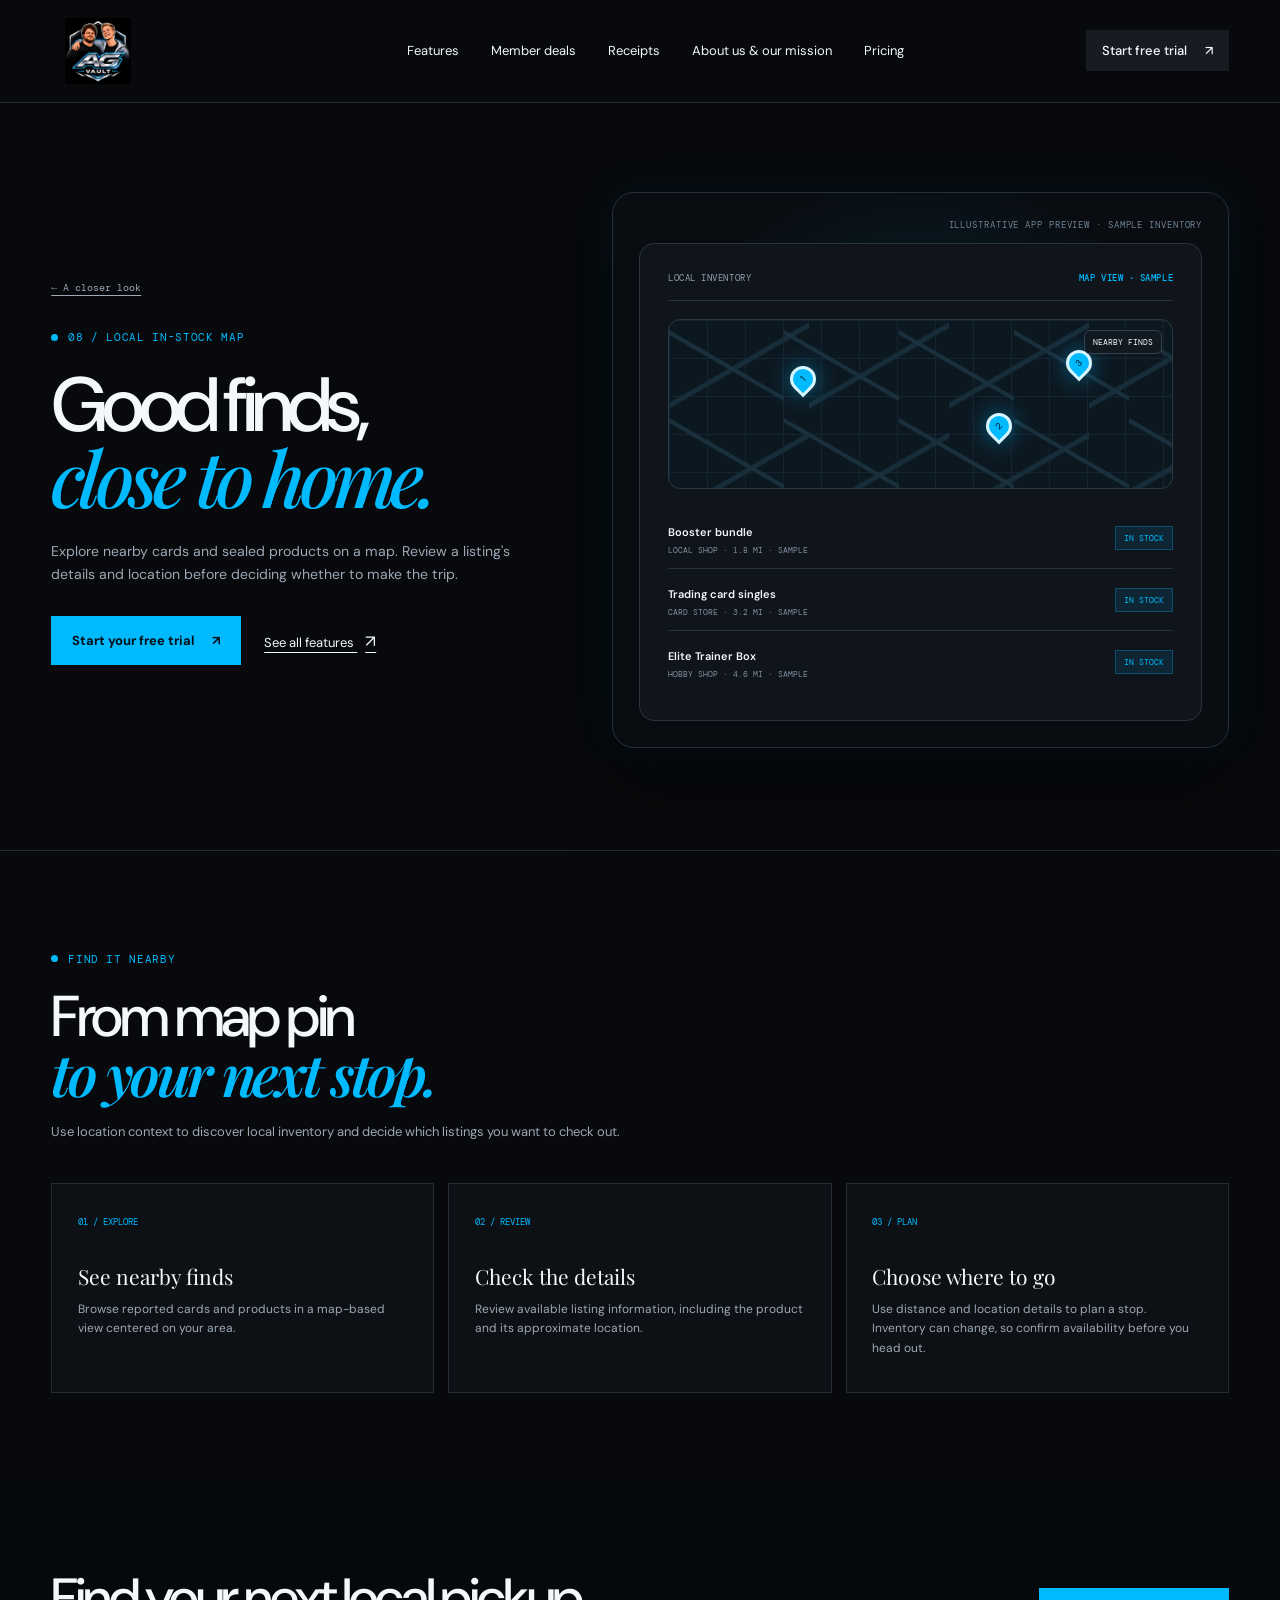
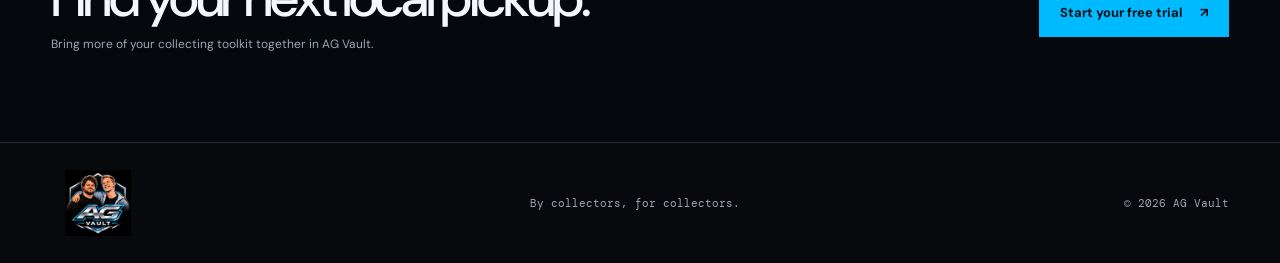
<file: local-in-stock-map.html>
<!doctype html>
<html lang="en">
  <head>
    <meta charset="UTF-8" />
    <meta name="viewport" content="width=device-width, initial-scale=1.0" />
    <meta
      name="description"
      content="Explore nearby trading card products and local in-stock listings with the AG Vault map."
    />
    <title>Local in-stock map | AG Vault</title>
    <link rel="stylesheet" href="styles.css" />
  </head>
  <body class="feature-detail-page">
    <header class="site-header">
      <a class="brand" href="index.html" aria-label="AG Vault home"
        ><img class="brand-logo" src="assets/agvault-logo.png" alt="AG Vault"
      /></a>
      <nav class="desktop-nav" aria-label="Main navigation">
        <a href="index.html#features">Features</a
        ><a href="index.html#member-deals">Member deals</a
        ><a href="index.html#receipts">Receipts</a
        ><a href="about.html">About us &amp; our mission</a
        ><a href="index.html#pricing">Pricing</a>
      </nav>
      <a class="button button-small button-dark header-cta" href="trial.html"
        >Start free trial <span aria-hidden="true">↗</span></a
      >
    </header>
    <main class="feature-page-main">
      <section class="feature-hero">
        <div class="feature-hero-copy">
          <a class="feature-back-link" href="index.html#app-details-title"
            >← A closer look</a
          >
          <p class="eyebrow">
            <span class="eyebrow-dot"></span> 08 / LOCAL IN-STOCK MAP
          </p>
          <h1>Good finds,<br /><em>close to home.</em></h1>
          <p class="feature-hero-lede">
            Explore nearby cards and sealed products on a map. Review a
            listing's details and location before deciding whether to make the
            trip.
          </p>
          <div class="feature-hero-actions">
            <a class="button button-primary" href="trial.html"
              >Start your free trial <span aria-hidden="true">↗</span></a
            ><a class="text-link" href="index.html#app-details-title"
              >See all features <span aria-hidden="true">↗</span></a
            >
          </div>
        </div>
        <div class="feature-demo">
          <p class="feature-demo-label">
            ILLUSTRATIVE APP PREVIEW · SAMPLE INVENTORY
          </p>
          <div class="demo-window">
            <div class="demo-topline">
              <span>LOCAL INVENTORY</span><strong>MAP VIEW · SAMPLE</strong>
            </div>
            <div
              class="demo-map"
              role="img"
              aria-label="Sample map with three pins for nearby trading card listings"
            >
              <span class="demo-pin demo-pin-one">1</span
              ><span class="demo-pin demo-pin-two">2</span
              ><span class="demo-pin demo-pin-three">3</span
              ><span class="demo-map-label">NEARBY FINDS</span>
            </div>
            <div class="demo-list">
              <div class="demo-row">
                <div>
                  <span class="demo-row-name">Booster bundle</span
                  ><span class="demo-row-meta"
                    >LOCAL SHOP · 1.8 MI · SAMPLE</span
                  >
                </div>
                <span class="demo-chip">IN STOCK</span>
              </div>
              <div class="demo-row">
                <div>
                  <span class="demo-row-name">Trading card singles</span
                  ><span class="demo-row-meta"
                    >CARD STORE · 3.2 MI · SAMPLE</span
                  >
                </div>
                <span class="demo-chip">IN STOCK</span>
              </div>
              <div class="demo-row">
                <div>
                  <span class="demo-row-name">Elite Trainer Box</span
                  ><span class="demo-row-meta"
                    >HOBBY SHOP · 4.6 MI · SAMPLE</span
                  >
                </div>
                <span class="demo-chip">IN STOCK</span>
              </div>
            </div>
          </div>
        </div>
      </section>
      <section class="feature-explainer section">
        <div class="feature-explainer-heading">
          <p class="eyebrow">
            <span class="eyebrow-dot"></span> Find it nearby
          </p>
          <h2>From map pin<br /><em>to your next stop.</em></h2>
          <p>
            Use location context to discover local inventory and decide which
            listings you want to check out.
          </p>
        </div>
        <div class="feature-steps">
          <article class="feature-step">
            <span class="feature-step-number">01 / EXPLORE</span>
            <h3>See nearby finds</h3>
            <p>
              Browse reported cards and products in a map-based view centered on
              your area.
            </p>
          </article>
          <article class="feature-step">
            <span class="feature-step-number">02 / REVIEW</span>
            <h3>Check the details</h3>
            <p>
              Review available listing information, including the product and
              its approximate location.
            </p>
          </article>
          <article class="feature-step">
            <span class="feature-step-number">03 / PLAN</span>
            <h3>Choose where to go</h3>
            <p>
              Use distance and location details to plan a stop. Inventory can
              change, so confirm availability before you head out.
            </p>
          </article>
        </div>
      </section>
      <section class="feature-page-cta section">
        <div>
          <h2>Find your next local pickup.</h2>
          <p>Bring more of your collecting toolkit together in AG Vault.</p>
        </div>
        <a class="button button-primary" href="trial.html"
          >Start your free trial <span aria-hidden="true">↗</span></a
        >
      </section>
    </main>
    <footer class="site-footer feature-page-footer">
      <a class="brand" href="index.html" aria-label="AG Vault home"
        ><img class="brand-logo" src="assets/agvault-logo.png" alt="AG Vault"
      /></a>
      <p>By collectors, for collectors.</p>
      <p>© 2026 AG Vault</p>
    </footer>
  </body>
</html>
</file>
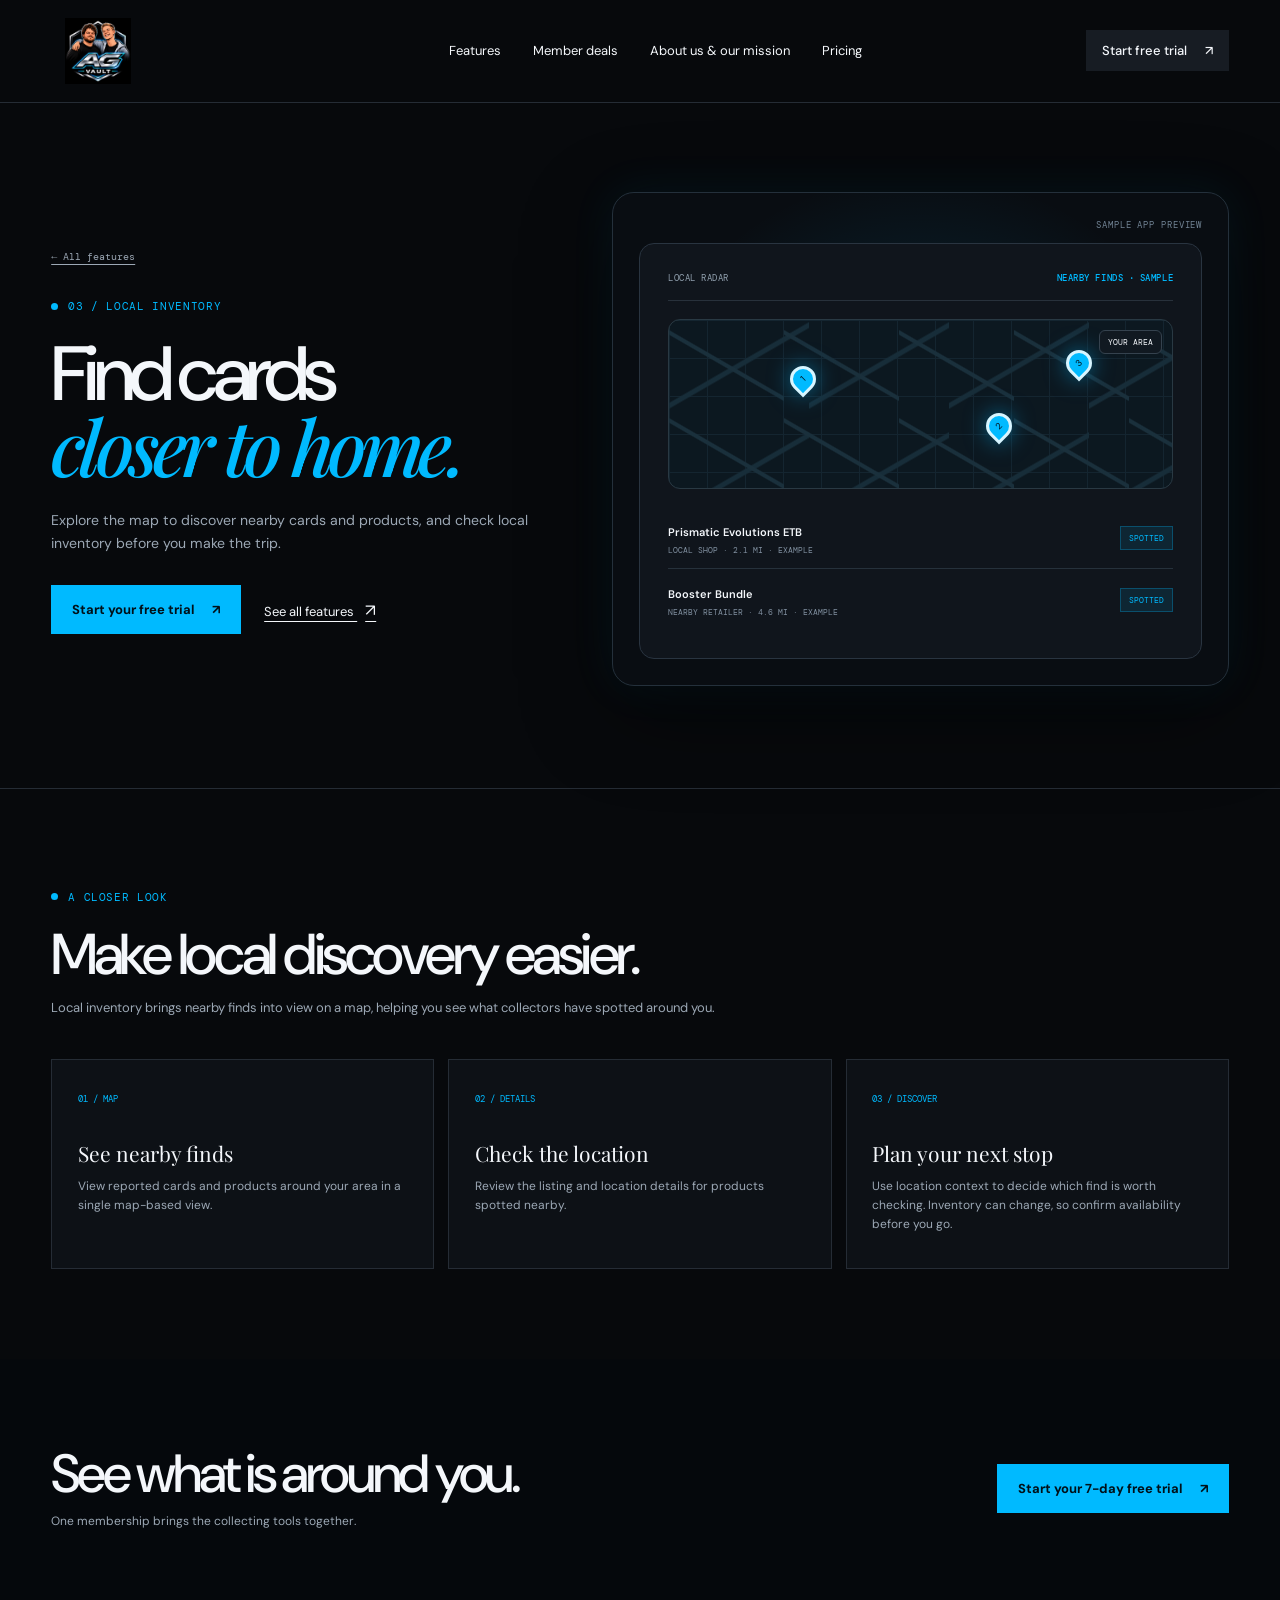
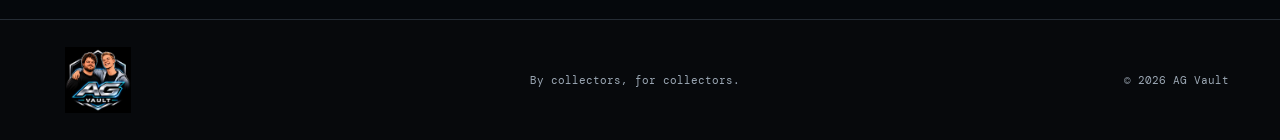
<file: local-inventory.html>
<!doctype html>
<html lang="en">
  <head>
    <meta charset="UTF-8" />
    <meta name="viewport" content="width=device-width, initial-scale=1.0" />
    <meta
      name="description"
      content="Discover nearby trading card products and local inventory with the AG Vault map."
    />
    <title>Local inventory map | AG Vault</title>
    <link rel="stylesheet" href="styles.css" />
  </head>
  <body class="feature-detail-page">
    <header class="site-header">
      <a class="brand" href="index.html" aria-label="AG Vault home"
        ><img class="brand-logo" src="assets/agvault-logo.png" alt="AG Vault"
      /></a>
      <nav class="desktop-nav" aria-label="Main navigation">
        <a href="index.html#features" aria-current="page">Features</a
        ><a href="index.html#member-deals">Member deals</a
        ><a href="about.html">About us &amp; our mission</a
        ><a href="index.html#pricing">Pricing</a>
      </nav>
      <a class="button button-small button-dark header-cta" href="trial.html"
        >Start free trial <span aria-hidden="true">↗</span></a
      >
    </header>
    <main class="feature-page-main">
      <section class="feature-hero">
        <div class="feature-hero-copy">
          <a class="feature-back-link" href="index.html#features"
            >← All features</a
          >
          <p class="eyebrow">
            <span class="eyebrow-dot"></span> 03 / LOCAL INVENTORY
          </p>
          <h1>Find cards<br /><em>closer to home.</em></h1>
          <p class="feature-hero-lede">
            Explore the map to discover nearby cards and products, and check
            local inventory before you make the trip.
          </p>
          <div class="feature-hero-actions">
            <a class="button button-primary" href="trial.html"
              >Start your free trial <span aria-hidden="true">↗</span></a
            ><a class="text-link" href="index.html#features"
              >See all features <span aria-hidden="true">↗</span></a
            >
          </div>
        </div>
        <div class="feature-demo">
          <p class="feature-demo-label">SAMPLE APP PREVIEW</p>
          <div class="demo-window">
            <div class="demo-topline">
              <span>LOCAL RADAR</span><strong>NEARBY FINDS · SAMPLE</strong>
            </div>
            <div
              class="demo-map"
              role="img"
              aria-label="Illustrative local map with three inventory pins"
            >
              <span class="demo-pin demo-pin-one">1</span
              ><span class="demo-pin demo-pin-two">2</span
              ><span class="demo-pin demo-pin-three">3</span
              ><span class="demo-map-label">YOUR AREA</span>
            </div>
            <div class="demo-list">
              <div class="demo-row">
                <div>
                  <span class="demo-row-name">Prismatic Evolutions ETB</span
                  ><span class="demo-row-meta"
                    >LOCAL SHOP · 2.1 MI · EXAMPLE</span
                  >
                </div>
                <span class="demo-chip">SPOTTED</span>
              </div>
              <div class="demo-row">
                <div>
                  <span class="demo-row-name">Booster Bundle</span
                  ><span class="demo-row-meta"
                    >NEARBY RETAILER · 4.6 MI · EXAMPLE</span
                  >
                </div>
                <span class="demo-chip">SPOTTED</span>
              </div>
            </div>
          </div>
        </div>
      </section>
      <section class="feature-explainer section">
        <div class="feature-explainer-heading">
          <p class="eyebrow"><span class="eyebrow-dot"></span> A closer look</p>
          <h2>Make local discovery easier.</h2>
          <p>
            Local inventory brings nearby finds into view on a map, helping you
            see what collectors have spotted around you.
          </p>
        </div>
        <div class="feature-steps">
          <article class="feature-step">
            <span class="feature-step-number">01 / MAP</span>
            <h3>See nearby finds</h3>
            <p>
              View reported cards and products around your area in a single
              map-based view.
            </p>
          </article>
          <article class="feature-step">
            <span class="feature-step-number">02 / DETAILS</span>
            <h3>Check the location</h3>
            <p>
              Review the listing and location details for products spotted
              nearby.
            </p>
          </article>
          <article class="feature-step">
            <span class="feature-step-number">03 / DISCOVER</span>
            <h3>Plan your next stop</h3>
            <p>
              Use location context to decide which find is worth checking.
              Inventory can change, so confirm availability before you go.
            </p>
          </article>
        </div>
      </section>
      <section class="feature-page-cta section">
        <div>
          <h2>See what is around you.</h2>
          <p>One membership brings the collecting tools together.</p>
        </div>
        <a class="button button-primary" href="trial.html"
          >Start your 7-day free trial <span aria-hidden="true">↗</span></a
        >
      </section>
    </main>
    <footer class="site-footer feature-page-footer">
      <a class="brand" href="index.html" aria-label="AG Vault home"
        ><img class="brand-logo" src="assets/agvault-logo.png" alt="AG Vault"
      /></a>
      <p>By collectors, for collectors.</p>
      <p>© 2026 AG Vault</p>
    </footer>
  </body>
</html>
</file>
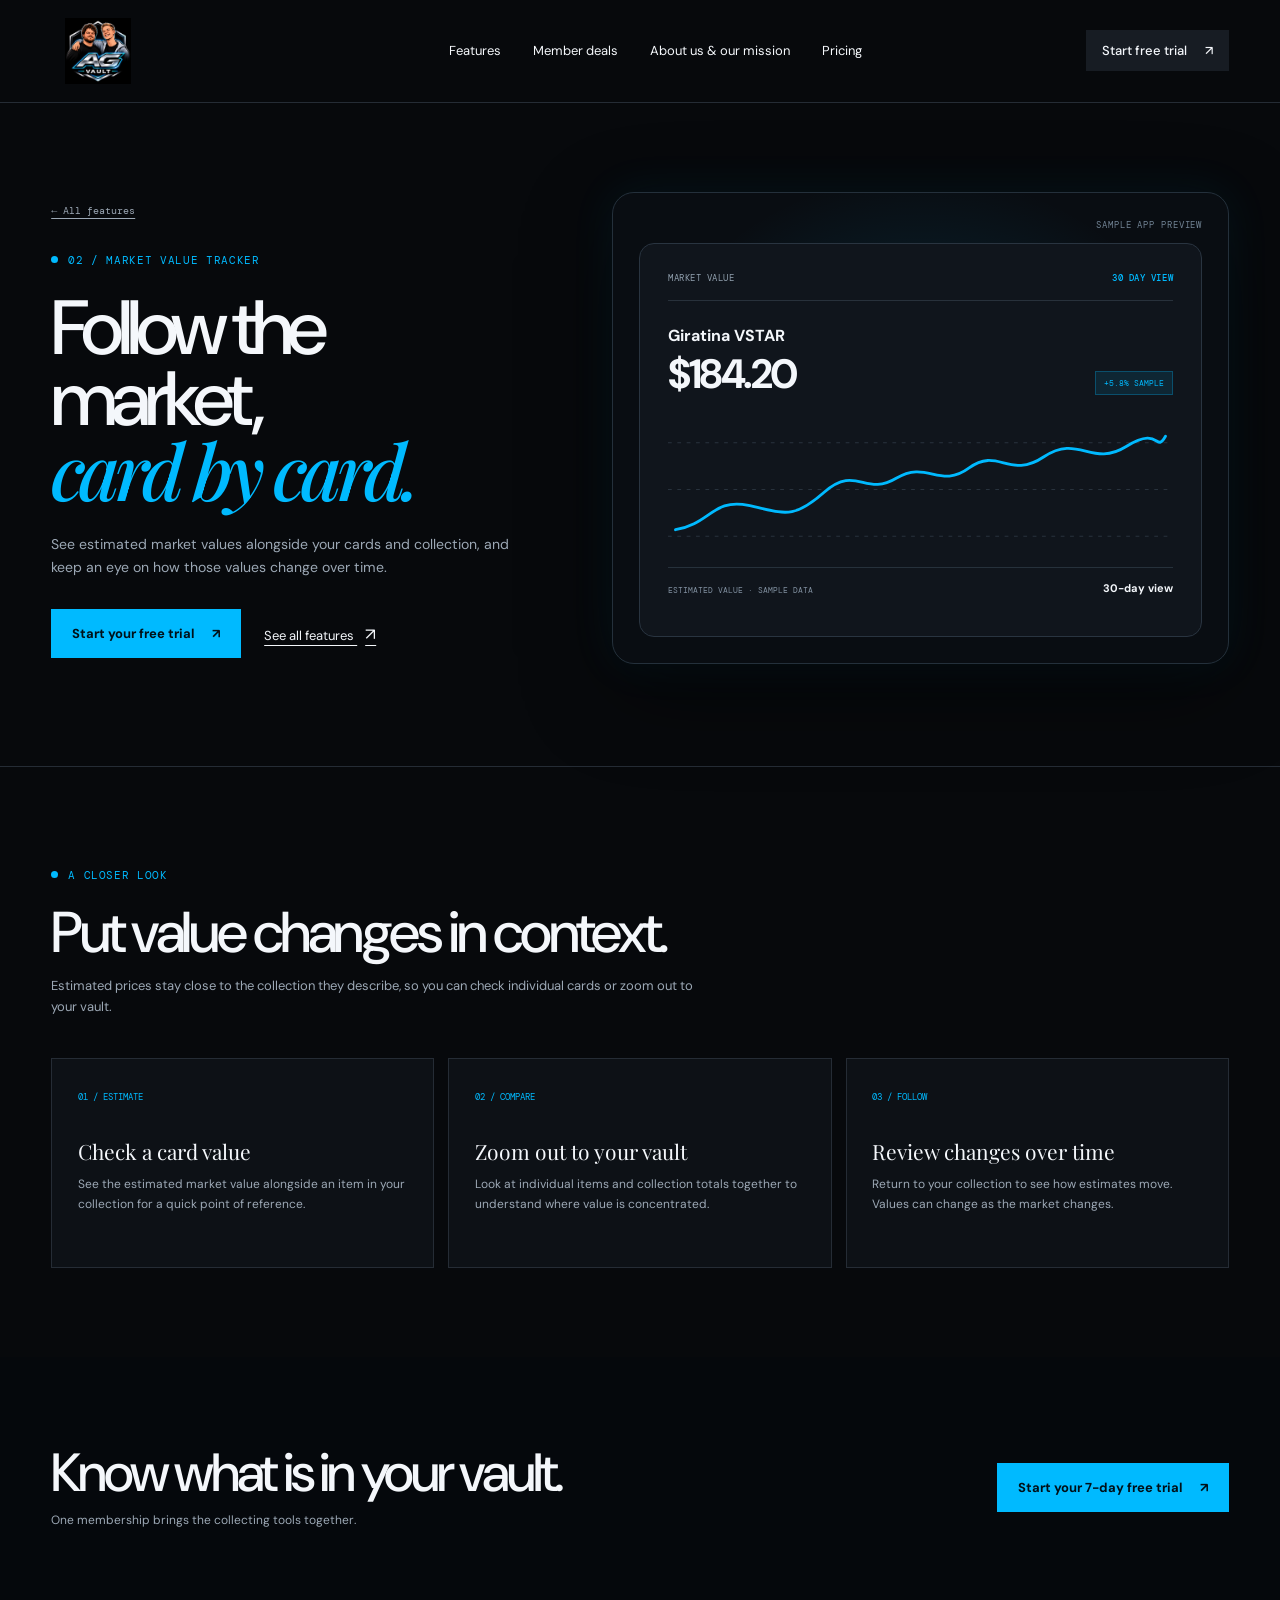
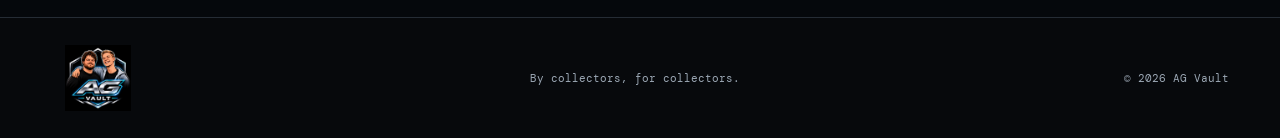
<file: market-value-tracker.html>
<!doctype html>
<html lang="en">
  <head>
    <meta charset="UTF-8" />
    <meta name="viewport" content="width=device-width, initial-scale=1.0" />
    <meta
      name="description"
      content="Follow estimated market values for individual cards and your AG Vault collection."
    />
    <title>Market value tracker | AG Vault</title>
    <link rel="stylesheet" href="styles.css" />
  </head>
  <body class="feature-detail-page">
    <header class="site-header">
      <a class="brand" href="index.html" aria-label="AG Vault home"
        ><img class="brand-logo" src="assets/agvault-logo.png" alt="AG Vault"
      /></a>
      <nav class="desktop-nav" aria-label="Main navigation">
        <a href="index.html#features" aria-current="page">Features</a
        ><a href="index.html#member-deals">Member deals</a
        ><a href="about.html">About us &amp; our mission</a
        ><a href="index.html#pricing">Pricing</a>
      </nav>
      <a class="button button-small button-dark header-cta" href="trial.html"
        >Start free trial <span aria-hidden="true">↗</span></a
      >
    </header>
    <main class="feature-page-main">
      <section class="feature-hero">
        <div class="feature-hero-copy">
          <a class="feature-back-link" href="index.html#features"
            >← All features</a
          >
          <p class="eyebrow">
            <span class="eyebrow-dot"></span> 02 / MARKET VALUE TRACKER
          </p>
          <h1>Follow the market,<br /><em>card by card.</em></h1>
          <p class="feature-hero-lede">
            See estimated market values alongside your cards and collection, and
            keep an eye on how those values change over time.
          </p>
          <div class="feature-hero-actions">
            <a class="button button-primary" href="trial.html"
              >Start your free trial <span aria-hidden="true">↗</span></a
            ><a class="text-link" href="index.html#features"
              >See all features <span aria-hidden="true">↗</span></a
            >
          </div>
        </div>
        <div class="feature-demo">
          <p class="feature-demo-label">SAMPLE APP PREVIEW</p>
          <div class="demo-window">
            <div class="demo-topline">
              <span>MARKET VALUE</span><strong>30 DAY VIEW</strong>
            </div>
            <div
              style="
                align-items: end;
                display: flex;
                justify-content: space-between;
                margin-top: 24px;
              "
            >
              <div>
                <div class="demo-heading" style="margin: 0 0 8px">
                  Giratina VSTAR
                </div>
                <div class="demo-value">$184.20</div>
              </div>
              <span class="demo-chip">+5.8% SAMPLE</span>
            </div>
            <svg
              class="demo-chart"
              viewBox="0 0 540 150"
              role="img"
              aria-label="Illustrative market value line chart"
            >
              <line x1="0" y1="25" x2="540" y2="25" />
              <line x1="0" y1="75" x2="540" y2="75" />
              <line x1="0" y1="125" x2="540" y2="125" />
              <path
                d="M8 118 C45 112 48 84 86 92 S133 108 167 78 S211 83 244 63 S291 75 322 52 S365 65 402 40 S453 52 490 29 S521 37 532 18"
              />
            </svg>
            <div class="demo-row">
              <span class="demo-row-meta">ESTIMATED VALUE · SAMPLE DATA</span
              ><span class="demo-row-price demo-positive">30-day view</span>
            </div>
          </div>
        </div>
      </section>
      <section class="feature-explainer section">
        <div class="feature-explainer-heading">
          <p class="eyebrow"><span class="eyebrow-dot"></span> A closer look</p>
          <h2>Put value changes in context.</h2>
          <p>
            Estimated prices stay close to the collection they describe, so you
            can check individual cards or zoom out to your vault.
          </p>
        </div>
        <div class="feature-steps">
          <article class="feature-step">
            <span class="feature-step-number">01 / ESTIMATE</span>
            <h3>Check a card value</h3>
            <p>
              See the estimated market value alongside an item in your
              collection for a quick point of reference.
            </p>
          </article>
          <article class="feature-step">
            <span class="feature-step-number">02 / COMPARE</span>
            <h3>Zoom out to your vault</h3>
            <p>
              Look at individual items and collection totals together to
              understand where value is concentrated.
            </p>
          </article>
          <article class="feature-step">
            <span class="feature-step-number">03 / FOLLOW</span>
            <h3>Review changes over time</h3>
            <p>
              Return to your collection to see how estimates move. Values can
              change as the market changes.
            </p>
          </article>
        </div>
      </section>
      <section class="feature-page-cta section">
        <div>
          <h2>Know what is in your vault.</h2>
          <p>One membership brings the collecting tools together.</p>
        </div>
        <a class="button button-primary" href="trial.html"
          >Start your 7-day free trial <span aria-hidden="true">↗</span></a
        >
      </section>
    </main>
    <footer class="site-footer feature-page-footer">
      <a class="brand" href="index.html" aria-label="AG Vault home"
        ><img class="brand-logo" src="assets/agvault-logo.png" alt="AG Vault"
      /></a>
      <p>By collectors, for collectors.</p>
      <p>© 2026 AG Vault</p>
    </footer>
  </body>
</html>
</file>
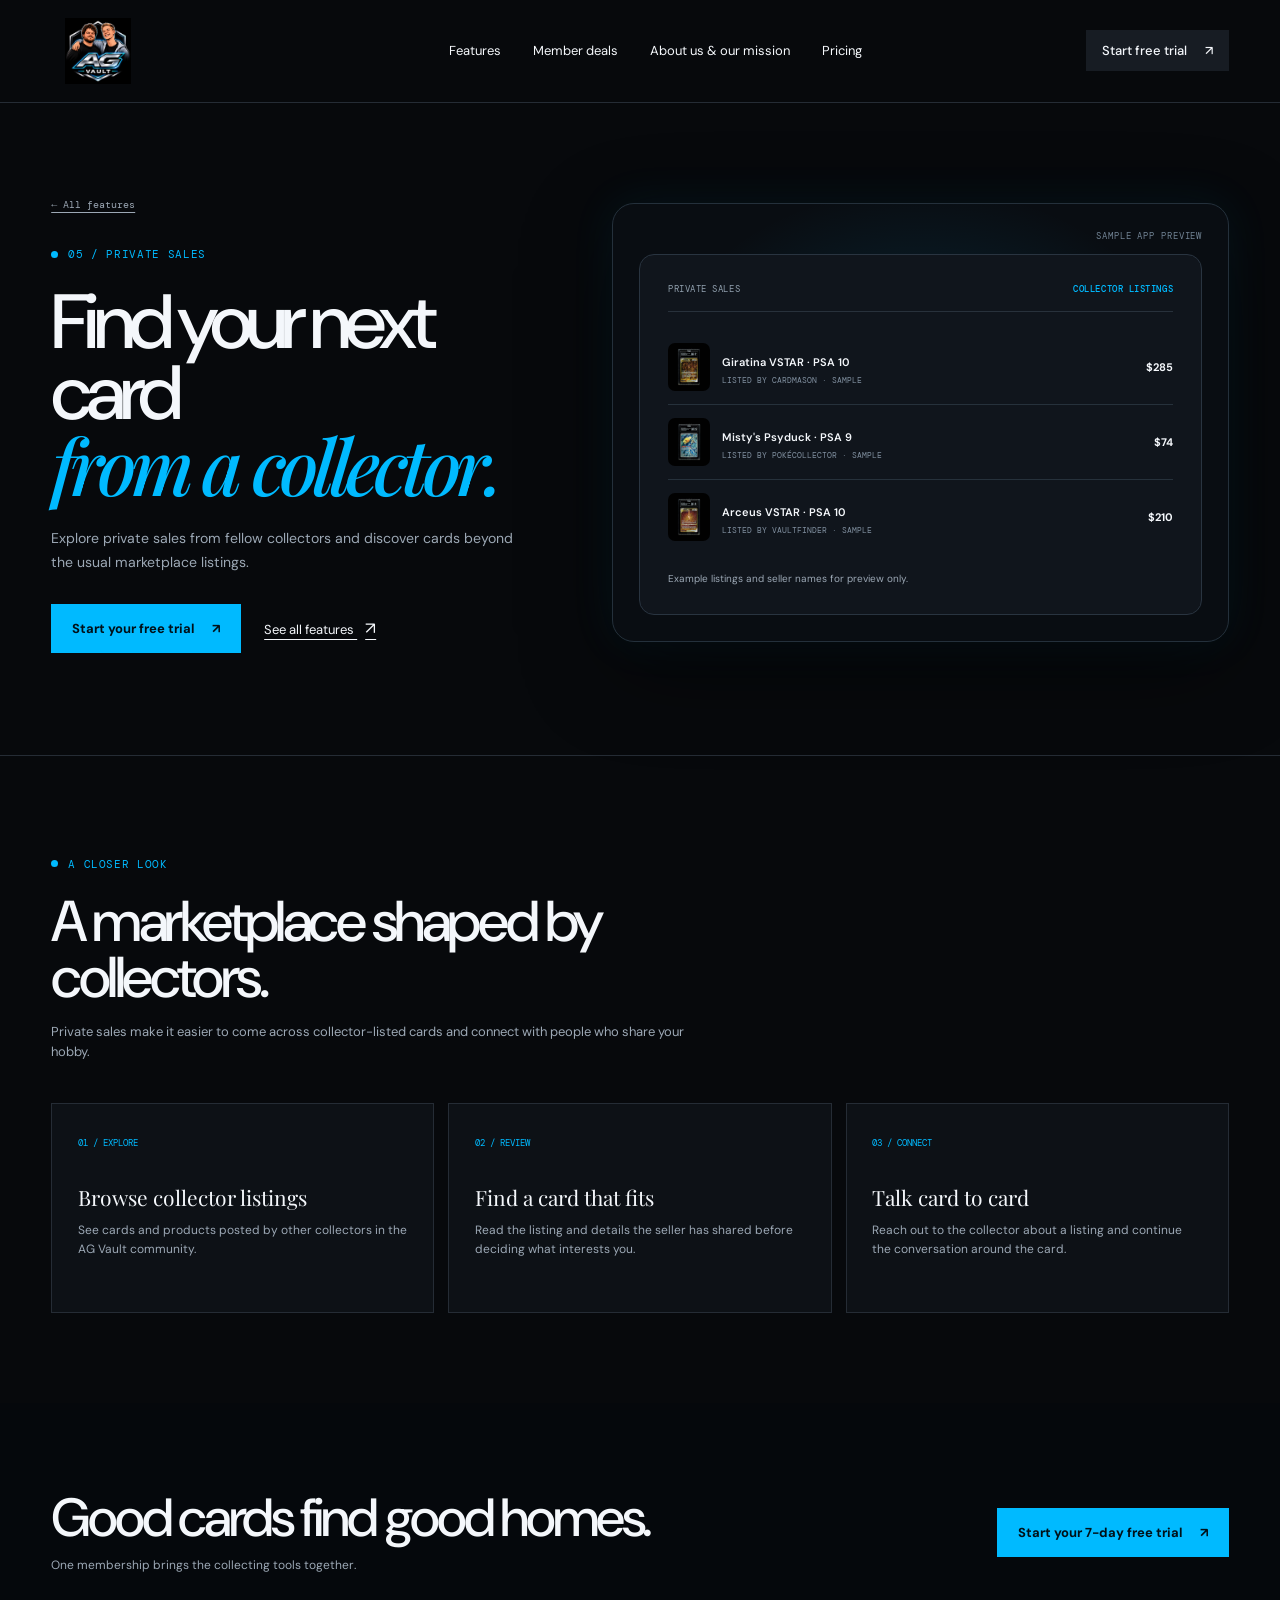
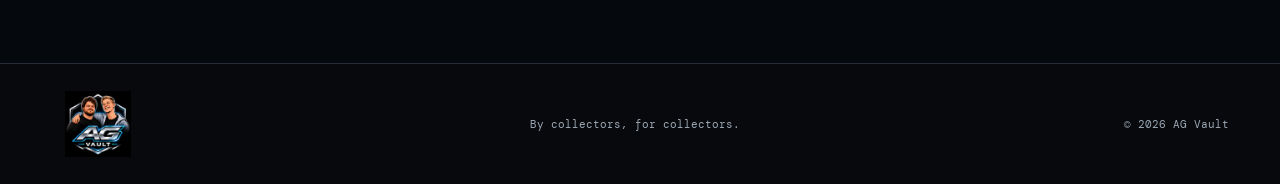
<file: private-sales.html>
<!doctype html>
<html lang="en">
  <head>
    <meta charset="UTF-8" />
    <meta name="viewport" content="width=device-width, initial-scale=1.0" />
    <meta
      name="description"
      content="Discover private collector-to-collector card listings and connect with other collectors."
    />
    <title>Private collector sales | AG Vault</title>
    <link rel="stylesheet" href="styles.css" />
  </head>
  <body class="feature-detail-page">
    <header class="site-header">
      <a class="brand" href="index.html" aria-label="AG Vault home"
        ><img class="brand-logo" src="assets/agvault-logo.png" alt="AG Vault"
      /></a>
      <nav class="desktop-nav" aria-label="Main navigation">
        <a href="index.html#features" aria-current="page">Features</a
        ><a href="index.html#member-deals">Member deals</a
        ><a href="about.html">About us &amp; our mission</a
        ><a href="index.html#pricing">Pricing</a>
      </nav>
      <a class="button button-small button-dark header-cta" href="trial.html"
        >Start free trial <span aria-hidden="true">↗</span></a
      >
    </header>
    <main class="feature-page-main">
      <section class="feature-hero">
        <div class="feature-hero-copy">
          <a class="feature-back-link" href="index.html#features"
            >← All features</a
          >
          <p class="eyebrow">
            <span class="eyebrow-dot"></span> 05 / PRIVATE SALES
          </p>
          <h1>Find your next card<br /><em>from a collector.</em></h1>
          <p class="feature-hero-lede">
            Explore private sales from fellow collectors and discover cards
            beyond the usual marketplace listings.
          </p>
          <div class="feature-hero-actions">
            <a class="button button-primary" href="trial.html"
              >Start your free trial <span aria-hidden="true">↗</span></a
            ><a class="text-link" href="index.html#features"
              >See all features <span aria-hidden="true">↗</span></a
            >
          </div>
        </div>
        <div class="feature-demo">
          <p class="feature-demo-label">SAMPLE APP PREVIEW</p>
          <div class="demo-window">
            <div class="demo-topline">
              <span>PRIVATE SALES</span><strong>COLLECTOR LISTINGS</strong>
            </div>
            <div class="demo-list">
              <div class="demo-row">
                <img
                  class="demo-photo"
                  src="assets/card-giratina-vstar.jpg"
                  alt=""
                />
                <div style="flex: 1">
                  <span class="demo-row-name">Giratina VSTAR · PSA 10</span
                  ><span class="demo-row-meta"
                    >LISTED BY CARDMASON · SAMPLE</span
                  >
                </div>
                <span class="demo-row-price">$285</span>
              </div>
              <div class="demo-row">
                <img
                  class="demo-photo"
                  src="assets/card-mistys-psyduck.jpg"
                  alt=""
                />
                <div style="flex: 1">
                  <span class="demo-row-name">Misty&#39;s Psyduck · PSA 9</span
                  ><span class="demo-row-meta"
                    >LISTED BY POKÉCOLLECTOR · SAMPLE</span
                  >
                </div>
                <span class="demo-row-price">$74</span>
              </div>
              <div class="demo-row">
                <img
                  class="demo-photo"
                  src="assets/card-arceus-vstar.jpg"
                  alt=""
                />
                <div style="flex: 1">
                  <span class="demo-row-name">Arceus VSTAR · PSA 10</span
                  ><span class="demo-row-meta"
                    >LISTED BY VAULTFINDER · SAMPLE</span
                  >
                </div>
                <span class="demo-row-price">$210</span>
              </div>
            </div>
            <p class="demo-subtext" style="margin-top: 17px">
              Example listings and seller names for preview only.
            </p>
          </div>
        </div>
      </section>
      <section class="feature-explainer section">
        <div class="feature-explainer-heading">
          <p class="eyebrow"><span class="eyebrow-dot"></span> A closer look</p>
          <h2>A marketplace shaped by collectors.</h2>
          <p>
            Private sales make it easier to come across collector-listed cards
            and connect with people who share your hobby.
          </p>
        </div>
        <div class="feature-steps">
          <article class="feature-step">
            <span class="feature-step-number">01 / EXPLORE</span>
            <h3>Browse collector listings</h3>
            <p>
              See cards and products posted by other collectors in the AG Vault
              community.
            </p>
          </article>
          <article class="feature-step">
            <span class="feature-step-number">02 / REVIEW</span>
            <h3>Find a card that fits</h3>
            <p>
              Read the listing and details the seller has shared before deciding
              what interests you.
            </p>
          </article>
          <article class="feature-step">
            <span class="feature-step-number">03 / CONNECT</span>
            <h3>Talk card to card</h3>
            <p>
              Reach out to the collector about a listing and continue the
              conversation around the card.
            </p>
          </article>
        </div>
      </section>
      <section class="feature-page-cta section">
        <div>
          <h2>Good cards find good homes.</h2>
          <p>One membership brings the collecting tools together.</p>
        </div>
        <a class="button button-primary" href="trial.html"
          >Start your 7-day free trial <span aria-hidden="true">↗</span></a
        >
      </section>
    </main>
    <footer class="site-footer feature-page-footer">
      <a class="brand" href="index.html" aria-label="AG Vault home"
        ><img class="brand-logo" src="assets/agvault-logo.png" alt="AG Vault"
      /></a>
      <p>By collectors, for collectors.</p>
      <p>© 2026 AG Vault</p>
    </footer>
  </body>
</html>
</file>
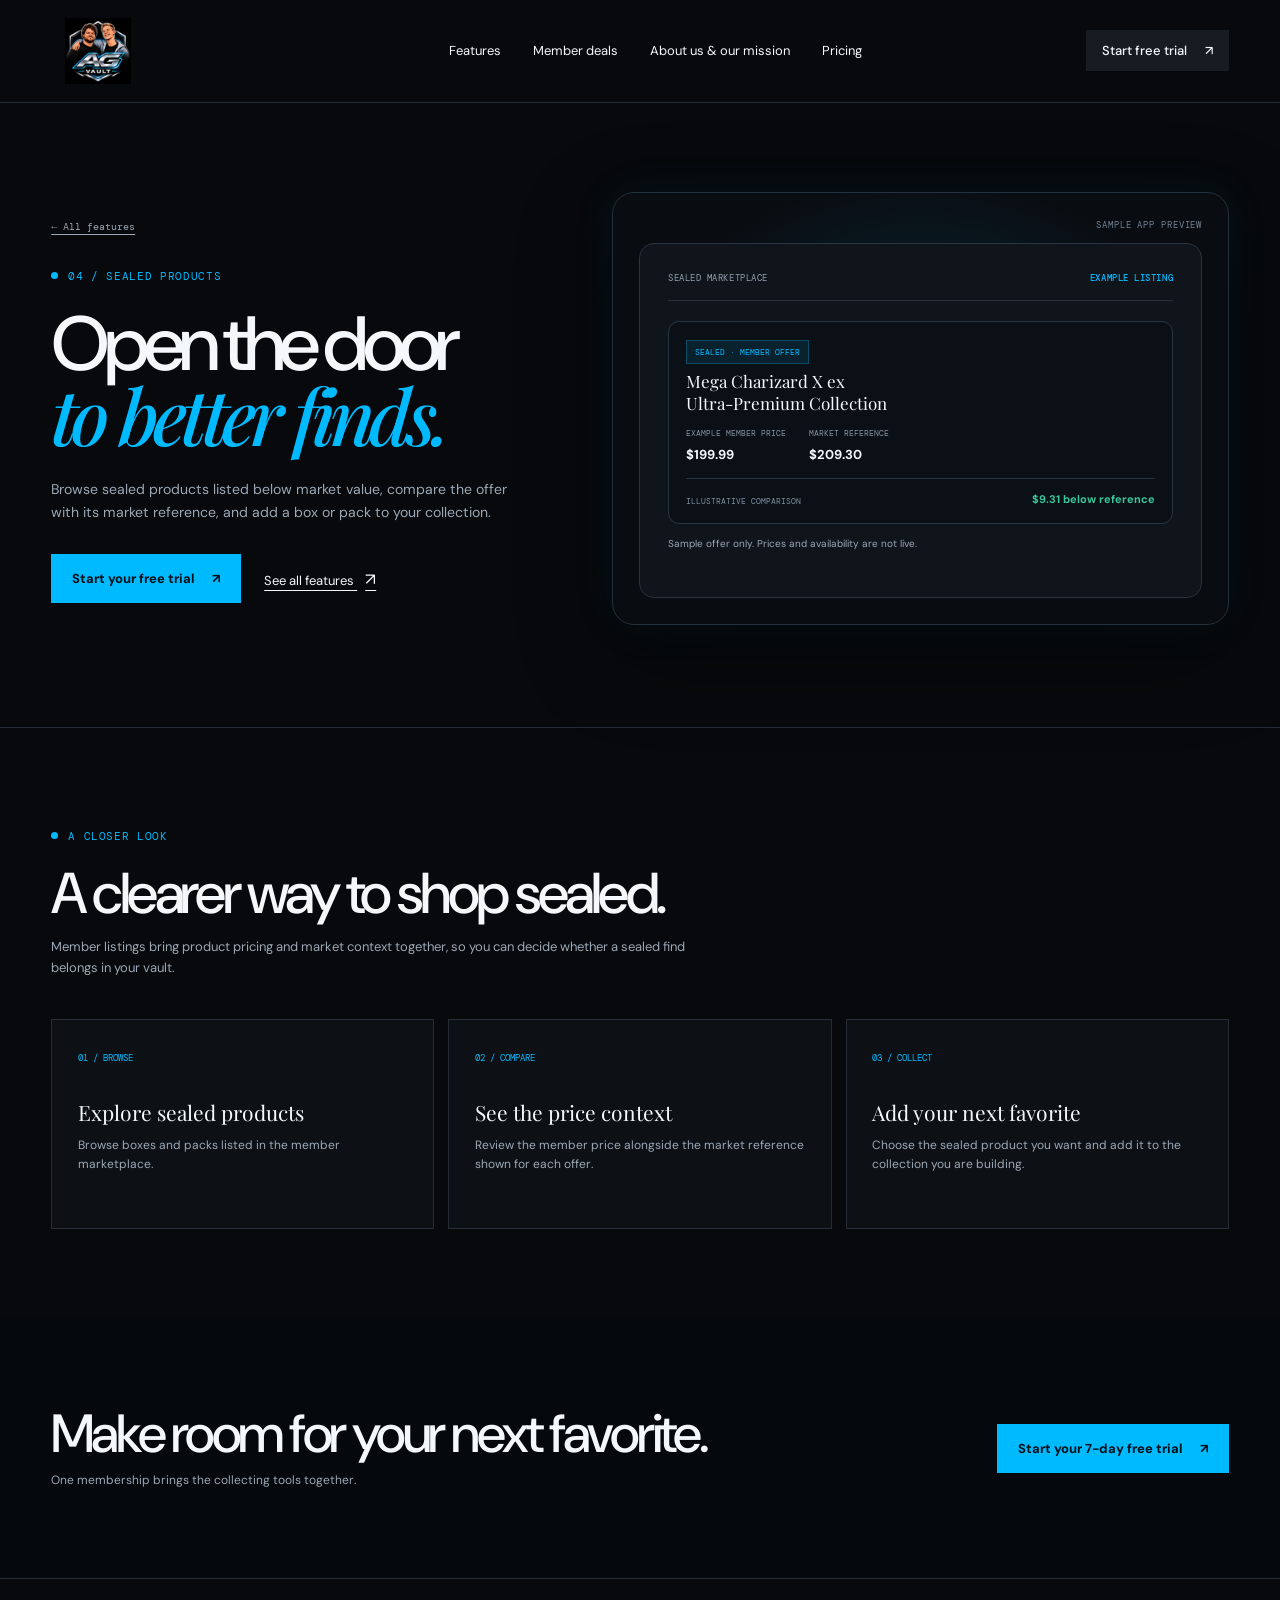
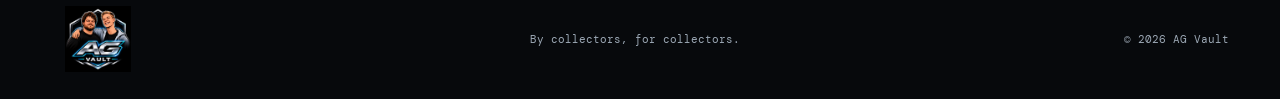
<file: sealed-products.html>
<!doctype html>
<html lang="en">
  <head>
    <meta charset="UTF-8" />
    <meta name="viewport" content="width=device-width, initial-scale=1.0" />
    <meta
      name="description"
      content="Browse sealed trading card products offered to AG Vault members below market value."
    />
    <title>Sealed product deals | AG Vault</title>
    <link rel="stylesheet" href="styles.css" />
  </head>
  <body class="feature-detail-page">
    <header class="site-header">
      <a class="brand" href="index.html" aria-label="AG Vault home"
        ><img class="brand-logo" src="assets/agvault-logo.png" alt="AG Vault"
      /></a>
      <nav class="desktop-nav" aria-label="Main navigation">
        <a href="index.html#features" aria-current="page">Features</a
        ><a href="index.html#member-deals">Member deals</a
        ><a href="about.html">About us &amp; our mission</a
        ><a href="index.html#pricing">Pricing</a>
      </nav>
      <a class="button button-small button-dark header-cta" href="trial.html"
        >Start free trial <span aria-hidden="true">↗</span></a
      >
    </header>
    <main class="feature-page-main">
      <section class="feature-hero">
        <div class="feature-hero-copy">
          <a class="feature-back-link" href="index.html#features"
            >← All features</a
          >
          <p class="eyebrow">
            <span class="eyebrow-dot"></span> 04 / SEALED PRODUCTS
          </p>
          <h1>Open the door<br /><em>to better finds.</em></h1>
          <p class="feature-hero-lede">
            Browse sealed products listed below market value, compare the offer
            with its market reference, and add a box or pack to your collection.
          </p>
          <div class="feature-hero-actions">
            <a class="button button-primary" href="trial.html"
              >Start your free trial <span aria-hidden="true">↗</span></a
            ><a class="text-link" href="index.html#features"
              >See all features <span aria-hidden="true">↗</span></a
            >
          </div>
        </div>
        <div class="feature-demo">
          <p class="feature-demo-label">SAMPLE APP PREVIEW</p>
          <div class="demo-window">
            <div class="demo-topline">
              <span>SEALED MARKETPLACE</span><strong>EXAMPLE LISTING</strong>
            </div>
            <div class="demo-product-card">
              <span class="demo-chip">SEALED · MEMBER OFFER</span>
              <h3>Mega Charizard X ex<br />Ultra-Premium Collection</h3>
              <div class="demo-price-pair">
                <div>
                  <span>EXAMPLE MEMBER PRICE</span><strong>$199.99</strong>
                </div>
                <div><span>MARKET REFERENCE</span><strong>$209.30</strong></div>
              </div>
              <div class="demo-row" style="margin-top: 14px; padding-bottom: 0">
                <span class="demo-row-meta">ILLUSTRATIVE COMPARISON</span
                ><strong class="demo-positive" style="font-size: 11px"
                  >$9.31 below reference</strong
                >
              </div>
            </div>
            <p class="demo-subtext" style="margin-top: 12px">
              Sample offer only. Prices and availability are not live.
            </p>
          </div>
        </div>
      </section>
      <section class="feature-explainer section">
        <div class="feature-explainer-heading">
          <p class="eyebrow"><span class="eyebrow-dot"></span> A closer look</p>
          <h2>A clearer way to shop sealed.</h2>
          <p>
            Member listings bring product pricing and market context together,
            so you can decide whether a sealed find belongs in your vault.
          </p>
        </div>
        <div class="feature-steps">
          <article class="feature-step">
            <span class="feature-step-number">01 / BROWSE</span>
            <h3>Explore sealed products</h3>
            <p>Browse boxes and packs listed in the member marketplace.</p>
          </article>
          <article class="feature-step">
            <span class="feature-step-number">02 / COMPARE</span>
            <h3>See the price context</h3>
            <p>
              Review the member price alongside the market reference shown for
              each offer.
            </p>
          </article>
          <article class="feature-step">
            <span class="feature-step-number">03 / COLLECT</span>
            <h3>Add your next favorite</h3>
            <p>
              Choose the sealed product you want and add it to the collection
              you are building.
            </p>
          </article>
        </div>
      </section>
      <section class="feature-page-cta section">
        <div>
          <h2>Make room for your next favorite.</h2>
          <p>One membership brings the collecting tools together.</p>
        </div>
        <a class="button button-primary" href="trial.html"
          >Start your 7-day free trial <span aria-hidden="true">↗</span></a
        >
      </section>
    </main>
    <footer class="site-footer feature-page-footer">
      <a class="brand" href="index.html" aria-label="AG Vault home"
        ><img class="brand-logo" src="assets/agvault-logo.png" alt="AG Vault"
      /></a>
      <p>By collectors, for collectors.</p>
      <p>© 2026 AG Vault</p>
    </footer>
  </body>
</html>
</file>
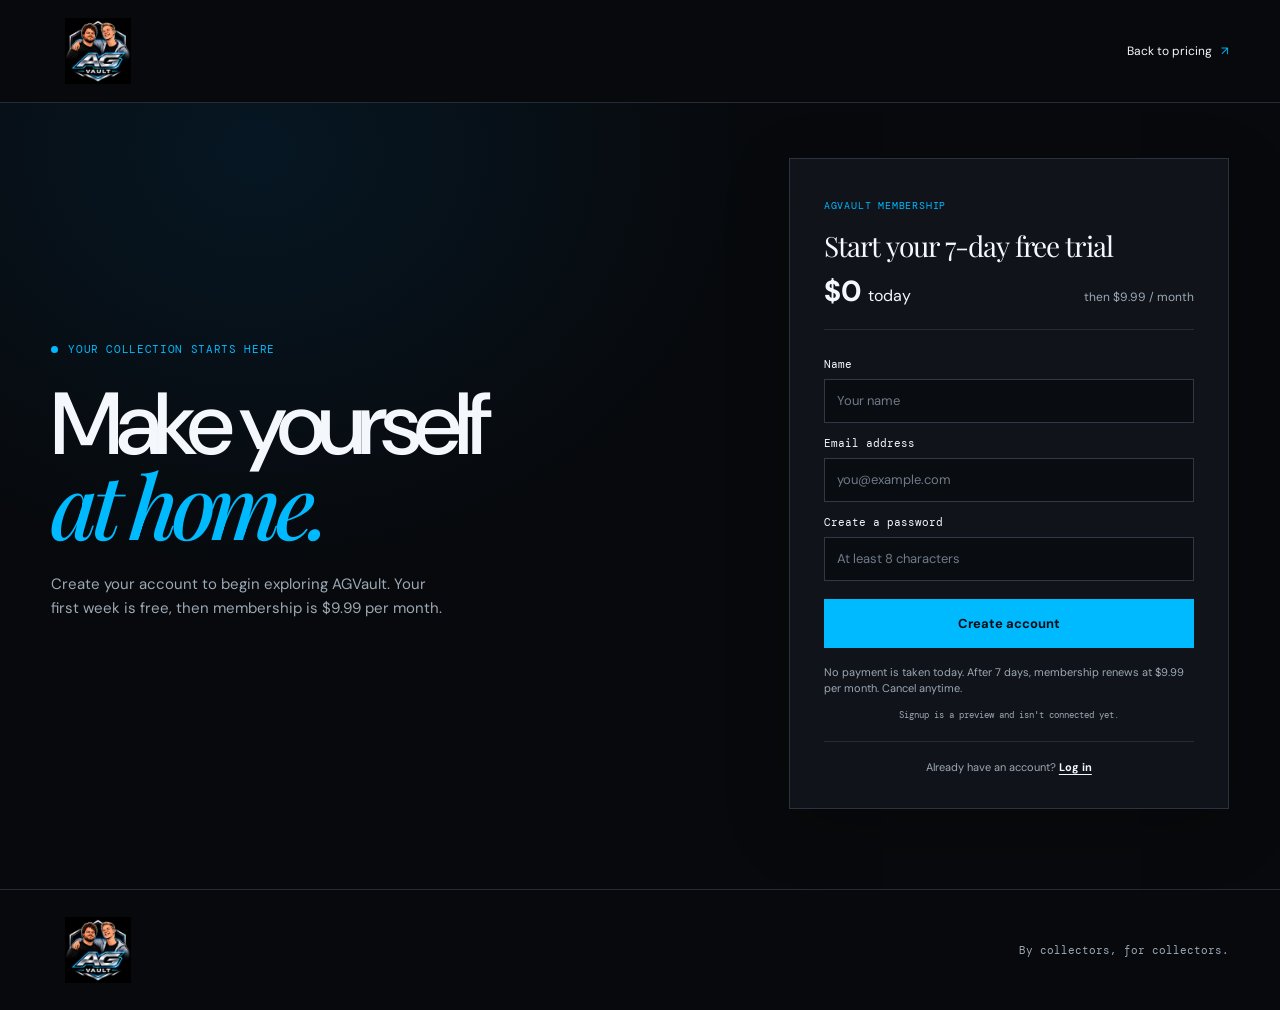
<file: trial.html>
<!doctype html>
<html lang="en">
  <head>
    <meta charset="UTF-8" />
    <meta name="viewport" content="width=device-width, initial-scale=1.0" />
    <meta
      name="description"
      content="Start your AGVault membership with a 7-day free trial, then $9.99 per month."
    />
    <title>Start your free trial | AGVault</title>
    <link rel="stylesheet" href="styles.css" />
  </head>
  <body class="trial-page">
    <header class="site-header trial-header">
      <a class="brand" href="index.html" aria-label="AGVault home">
        <img class="brand-logo" src="assets/agvault-logo.png" alt="AG Vault" />
      </a>
      <a class="trial-back" href="index.html#pricing"
        >Back to pricing <span aria-hidden="true">↗</span></a
      >
    </header>

    <main class="trial-main">
      <section class="trial-intro">
        <p class="eyebrow">
          <span class="eyebrow-dot"></span> Your collection starts here
        </p>
        <h1>Make yourself<br /><em>at home.</em></h1>
        <p>
          Create your account to begin exploring AGVault. Your first week is
          free, then membership is $9.99 per month.
        </p>
      </section>

      <section class="trial-signup" aria-labelledby="trial-signup-title">
        <span class="pricing-kicker">AGVAULT MEMBERSHIP</span>
        <h2 id="trial-signup-title">Start your 7-day free trial</h2>
        <p class="trial-signup-price">
          <strong>$0</strong> today <span>then $9.99 / month</span>
        </p>
        <form class="trial-form">
          <label for="name">Name</label>
          <input
            id="name"
            name="name"
            type="text"
            autocomplete="name"
            placeholder="Your name"
            required
          />
          <label for="trial-email">Email address</label>
          <input
            id="trial-email"
            name="email"
            type="email"
            autocomplete="email"
            placeholder="you@example.com"
            required
          />
          <label for="trial-password">Create a password</label>
          <input
            id="trial-password"
            name="password"
            type="password"
            autocomplete="new-password"
            placeholder="At least 8 characters"
            minlength="8"
            required
          />
          <button class="button button-primary trial-submit" type="button">
            Create account
          </button>
        </form>
        <p class="trial-disclaimer">
          No payment is taken today. After 7 days, membership renews at $9.99
          per month. Cancel anytime.
        </p>
        <p class="trial-prototype-note">
          Signup is a preview and isn't connected yet.
        </p>
        <p class="trial-login">
          Already have an account? <a href="#trial-signup-title">Log in</a>
        </p>
      </section>
    </main>

    <footer class="site-footer trial-footer">
      <a class="brand" href="index.html" aria-label="AG Vault home"
        ><img class="brand-logo" src="assets/agvault-logo.png" alt="AG Vault"
      /></a>
      <p>By collectors, for collectors.</p>
    </footer>
  </body>
</html>
</file>
<file: styles.css>
@import url("https://fonts.googleapis.com/css2?family=DM+Mono:wght@400;500&family=DM+Sans:wght@400;500;700&family=Playfair+Display:ital,wght@0,600;1,600;1,700&display=swap");

:root {
  --ink: #1c1c1a;
  --paper: #f2efe8;
  --cream: #faf8f3;
  --orange: #e85c32;
  --yellow: #f2d85b;
  --muted: #746f67;
  --line: #d7d2c9;
}

* {
  box-sizing: border-box;
}
html {
  scroll-behavior: smooth;
}
body {
  margin: 0;
  color: var(--ink);
  background: var(--paper);
  font-family: "DM Sans", sans-serif;
}
a {
  color: inherit;
  text-decoration: none;
}
.site-header {
  align-items: center;
  display: flex;
  justify-content: space-between;
  max-width: 1280px;
  margin: auto;
  padding: 27px 5vw;
}
.brand {
  align-items: center;
  display: inline-flex;
  font-size: 19px;
  font-weight: 700;
  gap: 10px;
  letter-spacing: -0.05em;
}
.brand-mark {
  display: flex;
  height: 22px;
  position: relative;
  width: 23px;
}
.brand-mark span {
  border: 2px solid var(--ink);
  border-radius: 50%;
  height: 18px;
  position: absolute;
  width: 18px;
}
.brand-mark span:nth-child(1) {
  left: 0;
  top: 2px;
}
.brand-mark span:nth-child(2) {
  left: 5px;
  top: 2px;
}
.brand-mark span:nth-child(3) {
  left: 10px;
  top: 2px;
}
.desktop-nav {
  display: flex;
  font-size: 13px;
  gap: 32px;
  margin-left: 80px;
}
.desktop-nav a:hover,
.text-link:hover {
  color: var(--orange);
}
.button {
  align-items: center;
  border: 0;
  cursor: pointer;
  display: inline-flex;
  font:
    500 13px "DM Sans",
    sans-serif;
  gap: 18px;
  justify-content: center;
  padding: 16px 21px;
  transition:
    transform 0.2s,
    background 0.2s;
}
.button:hover {
  transform: translateY(-2px);
}
.button-dark {
  background: var(--ink);
  color: var(--cream);
}
.button-primary {
  background: var(--orange);
  color: #fff;
}
.button-small {
  padding: 12px 16px;
}
.hero {
  display: grid;
  grid-template-columns: minmax(0, 1fr) minmax(400px, 0.92fr);
  margin: 45px auto 0;
  max-width: 1280px;
  min-height: 600px;
  padding: 0 5vw;
}
.hero-copy {
  align-self: center;
  padding-bottom: 65px;
}
.eyebrow {
  align-items: center;
  color: var(--orange);
  display: flex;
  font:
    11px "DM Mono",
    monospace;
  gap: 10px;
  letter-spacing: 0.06em;
  text-transform: uppercase;
}
.eyebrow-dot {
  background: var(--orange);
  border-radius: 50%;
  display: inline-block;
  height: 7px;
  width: 7px;
}
h1,
h2 {
  font-size: clamp(54px, 7vw, 94px);
  font-weight: 500;
  letter-spacing: -0.075em;
  line-height: 0.91;
  margin: 30px 0;
}
.hero h1 em,
h2 em {
  color: var(--orange);
  font-family: "Playfair Display", serif;
  font-weight: 600;
}
.hero-lede {
  color: var(--muted);
  font-size: 16px;
  line-height: 1.55;
  max-width: 410px;
}
.hero-actions {
  align-items: center;
  display: flex;
  gap: 26px;
  margin-top: 30px;
}
.text-link {
  font-size: 13px;
  text-decoration: underline;
  text-underline-offset: 5px;
}
.text-link span {
  font-size: 17px;
  margin-left: 8px;
}
.hero-proof {
  align-items: center;
  display: flex;
  gap: 15px;
  margin-top: 55px;
}
.hero-proof p {
  color: var(--muted);
  font:
    11px/1.45 "DM Mono",
    monospace;
  margin: 0;
}
.hero-proof strong {
  color: var(--ink);
  font-family: "DM Sans", sans-serif;
  font-size: 12px;
}
.avatar-stack {
  display: flex;
}
.avatar {
  align-items: center;
  border: 2px solid var(--paper);
  border-radius: 50%;
  color: #fff;
  display: flex;
  font:
    11px "DM Mono",
    monospace;
  height: 29px;
  justify-content: center;
  margin-left: -7px;
  width: 29px;
}
.avatar:first-child {
  margin-left: 0;
}
.avatar-one {
  background: #e9a47e;
}
.avatar-two {
  background: #8d8777;
}
.avatar-three {
  background: #c97a57;
}
.avatar-four {
  background: #5e7770;
}
.hero-art {
  align-items: center;
  display: flex;
  justify-content: center;
  min-height: 600px;
  position: relative;
}
.card {
  overflow: hidden;
  position: relative;
}
.card-main {
  background: var(--orange);
}
.hero-art .card-main {
  box-shadow: 22px 24px 0 rgba(28, 28, 26, 0.1);
  height: 430px;
  transform: rotate(7deg);
  width: 300px;
  z-index: 2;
}
.card-back {
  background: var(--yellow);
  height: 430px;
  position: absolute;
  transform: rotate(-9deg) translate(-45px, 15px);
  width: 300px;
}
.card-topline {
  display: flex;
  font:
    10px "DM Mono",
    monospace;
  justify-content: space-between;
  padding: 16px 18px;
}
.card-illustration {
  height: 225px;
  margin: 7px 15px 0;
  overflow: hidden;
  position: relative;
}
.sun {
  background: var(--yellow);
  border-radius: 50%;
  height: 102px;
  left: 88px;
  position: absolute;
  top: 23px;
  width: 102px;
}
.mountain {
  background: var(--ink);
  bottom: 30px;
  height: 170px;
  position: absolute;
  transform: rotate(45deg);
  width: 170px;
}
.mountain-left {
  left: -60px;
}
.mountain-right {
  right: -60px;
  background: #f3bb64;
}
.lake {
  background: #de3e24;
  bottom: 0;
  height: 72px;
  left: 0;
  position: absolute;
  transform: skewY(-5deg);
  width: 100%;
}
.spark {
  color: var(--cream);
  font-size: 24px;
  position: absolute;
}
.spark-a {
  right: 20px;
  top: 20px;
}
.spark-b {
  left: 29px;
  top: 74px;
}
.card-label {
  background: var(--ink);
  bottom: 0;
  color: var(--cream);
  left: 0;
  padding: 19px 21px;
  position: absolute;
  width: 100%;
}
.card-category {
  color: var(--yellow);
  display: block;
  font:
    9px "DM Mono",
    monospace;
  letter-spacing: 0.1em;
  margin-bottom: 8px;
}
.card-label strong {
  font:
    23px/1.05 "Playfair Display",
    serif;
}
.card-number {
  float: right;
  font:
    10px "DM Mono",
    monospace;
  margin-top: 9px;
}
.burst {
  border: 1px solid var(--ink);
  border-radius: 50%;
  font:
    9px/1.15 "DM Mono",
    monospace;
  height: 87px;
  letter-spacing: 0.06em;
  padding-top: 31px;
  position: absolute;
  text-align: center;
  width: 87px;
  z-index: 3;
}
.burst-one {
  background: var(--yellow);
  left: 3%;
  top: 15%;
  transform: rotate(-12deg);
}
.burst-two {
  background: #f8b58c;
  bottom: 14%;
  right: 4%;
  transform: rotate(10deg);
}
.floating-note {
  align-items: center;
  background: var(--cream);
  bottom: 21%;
  box-shadow: 5px 7px 0 rgba(28, 28, 26, 0.12);
  display: flex;
  font:
    12px/1.2 "DM Mono",
    monospace;
  gap: 10px;
  padding: 12px 15px;
  position: absolute;
  right: 0;
  transform: rotate(-4deg);
  z-index: 4;
}
.note-icon {
  align-items: center;
  background: var(--orange);
  border-radius: 50%;
  color: #fff;
  display: flex;
  font: 18px "DM Sans";
  height: 31px;
  justify-content: center;
  width: 31px;
}
.ticker {
  background: var(--ink);
  color: var(--cream);
  display: flex;
  font:
    10px "DM Mono",
    monospace;
  gap: 50px;
  justify-content: space-around;
  letter-spacing: 0.1em;
  overflow: hidden;
  padding: 19px 5vw;
  white-space: nowrap;
}
.ticker span {
  color: var(--yellow);
  margin-left: 48px;
}
.section {
  max-width: 1280px;
  margin: auto;
  padding: 125px 5vw;
}
.features {
  display: grid;
  gap: 75px;
  grid-template-columns: 0.8fr 1.4fr;
}
.section-intro h2,
.story h2,
.waitlist h2 {
  font-size: clamp(47px, 5vw, 71px);
  margin-top: 30px;
}
.feature-list {
  display: grid;
  gap: 16px;
  grid-template-columns: repeat(3, 1fr);
}
.feature-card {
  border: 1px solid var(--line);
  display: flex;
  flex-direction: column;
  min-height: 340px;
  padding: 22px;
  position: relative;
}
.feature-card-highlight {
  background: var(--yellow);
  border-color: var(--yellow);
}
.feature-index {
  font:
    10px "DM Mono",
    monospace;
}
.feature-icon {
  align-items: center;
  display: flex;
  height: 58px;
  margin: 20px 0;
}
.icon-spark {
  color: var(--orange);
  font-size: 54px;
}
.icon-chart {
  align-items: end;
  gap: 5px;
}
.icon-chart i {
  background: var(--orange);
  display: block;
  height: 19px;
  width: 8px;
}
.icon-chart i:nth-child(2) {
  height: 30px;
}
.icon-chart i:nth-child(3) {
  height: 42px;
}
.icon-chart i:nth-child(4) {
  height: 52px;
}
.icon-people {
  color: var(--orange);
  font-size: 35px;
  letter-spacing: -14px;
  padding-left: 10px;
}
.feature-card h3 {
  font:
    25px/1.02 "Playfair Display",
    serif;
  margin: 0;
}
.feature-card p {
  color: var(--muted);
  font-size: 12px;
  line-height: 1.5;
  margin-top: auto;
  max-width: 190px;
}
.feature-arrow {
  align-items: center;
  border: 1px solid currentColor;
  border-radius: 50%;
  bottom: 19px;
  display: flex;
  font-size: 17px;
  height: 32px;
  justify-content: center;
  position: absolute;
  right: 19px;
  width: 32px;
}
.app-details {
  border-top: 1px solid var(--line);
  display: grid;
  gap: 10%;
  grid-template-columns: 0.9fr 1.1fr;
  padding-bottom: 130px;
  padding-top: 30px;
}
.app-details-heading h2 {
  font-size: clamp(43px, 5vw, 65px);
  letter-spacing: -0.07em;
  line-height: 0.98;
  margin: 27px 0 20px;
}
.app-details-lede {
  color: var(--muted);
  font-size: 14px;
  line-height: 1.65;
  max-width: 360px;
}
.app-details-list {
  border-top: 1px solid var(--line);
}
.app-detail {
  align-items: start;
  border-bottom: 1px solid var(--line);
  display: grid;
  gap: 22px;
  grid-template-columns: 125px 1fr 42px;
  padding: 27px 0;
}
.app-detail-number {
  color: var(--orange);
  font:
    9px "DM Mono",
    monospace;
  letter-spacing: 0.04em;
  padding-top: 7px;
}
.app-detail h3 {
  font:
    24px "Playfair Display",
    serif;
  margin: 0 0 9px;
}
.app-detail p {
  color: var(--muted);
  font-size: 12px;
  line-height: 1.6;
  margin: 0;
  max-width: 440px;
}
.app-detail-mark {
  align-items: center;
  color: var(--orange);
  display: flex;
  font-size: 31px;
  height: 42px;
  justify-content: center;
}
.app-detail-bars {
  align-items: end;
  gap: 3px;
}
.app-detail-bars i {
  background: var(--orange);
  display: block;
  height: 14px;
  width: 5px;
}
.app-detail-bars i:nth-child(2) {
  height: 23px;
}
.app-detail-bars i:nth-child(3) {
  height: 31px;
}
.app-detail-bars i:nth-child(4) {
  height: 20px;
}
.app-detail-orbit {
  border: 1px solid var(--orange);
  border-radius: 50%;
  font-size: 43px;
  line-height: 1;
}
.story {
  align-items: center;
  display: grid;
  gap: 12%;
  grid-template-columns: 1fr 1fr;
}
.story-image {
  height: 505px;
  position: relative;
}
.story-card {
  height: 420px;
  left: 50%;
  position: absolute;
  top: 22px;
  transform: translateX(-50%) rotate(-7deg);
  width: 295px;
}
.story-card:before {
  background: var(--yellow);
  content: "";
  height: 100%;
  left: -20px;
  position: absolute;
  top: 20px;
  transform: rotate(13deg);
  width: 100%;
  z-index: -1;
}
.story-sun {
  background: var(--yellow);
  border-radius: 50%;
  height: 140px;
  margin: 55px auto;
  width: 140px;
}
.story-lines {
  border-top: 1px solid var(--ink);
  border-bottom: 1px solid var(--ink);
  height: 24px;
  margin: -20px 25px 0;
}
.story-card-label {
  bottom: 0;
  color: var(--cream);
  left: 0;
  padding: 20px;
  position: absolute;
}
.story-card-label span {
  display: block;
  font:
    9px "DM Mono",
    monospace;
  margin-bottom: 8px;
}
.story-card-label strong {
  font:
    25px/1.1 "Playfair Display",
    serif;
}
.story-stamp {
  border: 1px solid var(--orange);
  border-radius: 50%;
  color: var(--orange);
  font:
    10px/1.1 "DM Mono",
    monospace;
  height: 110px;
  left: 10%;
  padding-top: 30px;
  position: absolute;
  text-align: center;
  top: 0;
  transform: rotate(14deg);
  width: 110px;
  z-index: 3;
}
.story-stamp strong {
  font-size: 19px;
}
.story-copy > p:not(.eyebrow) {
  color: var(--muted);
  font-size: 15px;
  line-height: 1.6;
  max-width: 440px;
}
.signature {
  align-items: center;
  display: flex;
  font:
    11px/1.45 "DM Mono",
    monospace;
  gap: 15px;
  margin-top: 34px;
}
.signature-line {
  background: var(--orange);
  height: 1px;
  width: 45px;
}
.signature strong {
  color: var(--ink);
}
.waitlist {
  align-items: end;
  background: var(--ink);
  color: var(--cream);
  display: grid;
  gap: 12%;
  grid-template-columns: 1fr 1fr;
  max-width: none;
  padding-left: max(5vw, calc((100vw - 1180px) / 2));
  padding-right: max(5vw, calc((100vw - 1180px) / 2));
}
.eyebrow-light {
  color: var(--yellow);
}
.eyebrow-light .eyebrow-dot {
  background: var(--yellow);
}
.waitlist h2 {
  margin-bottom: 0;
}
.waitlist h2 em {
  color: var(--yellow);
}
.waitlist-form {
  padding-bottom: 5px;
}
.waitlist-form label {
  display: block;
  font:
    12px "DM Mono",
    monospace;
  margin-bottom: 15px;
}
.input-row {
  border-bottom: 1px solid #6c6963;
  display: flex;
  gap: 12px;
  padding-bottom: 10px;
}
.input-row input {
  background: transparent;
  border: 0;
  color: var(--cream);
  flex: 1;
  font: 16px "DM Sans";
  outline: 0;
}
.input-row input::placeholder {
  color: #8a8780;
}
.form-note,
.form-success {
  color: #8a8780;
  font:
    10px "DM Mono",
    monospace;
  margin-top: 14px;
}
.form-success {
  color: var(--yellow);
}
.pricing {
  align-items: center;
  background: var(--ink);
  color: var(--cream);
  display: grid;
  gap: 12%;
  grid-template-columns: 1fr 0.82fr;
  max-width: none;
  padding-left: max(5vw, calc((100vw - 1180px) / 2));
  padding-right: max(5vw, calc((100vw - 1180px) / 2));
}
.pricing-copy h2 {
  font-size: clamp(47px, 5vw, 71px);
  margin: 30px 0 22px;
}
.pricing-copy h2 em {
  color: var(--yellow);
}
.pricing-copy > p:last-child {
  color: #b6b2aa;
  font-size: 14px;
  line-height: 1.65;
  max-width: 390px;
}
.pricing-card {
  background: var(--cream);
  color: var(--ink);
  max-width: 430px;
  padding: 32px;
  width: 100%;
}
.pricing-kicker {
  color: var(--orange);
  font:
    10px "DM Mono",
    monospace;
  letter-spacing: 0.08em;
}
.pricing-price {
  align-items: baseline;
  display: flex;
  gap: 8px;
  margin: 22px 0 8px;
}
.pricing-price strong {
  font-size: 54px;
  letter-spacing: -0.06em;
}
.pricing-price span {
  color: var(--muted);
  font-size: 14px;
}
.pricing-trial {
  font:
    17px "Playfair Display",
    serif;
  margin: 0;
}
.pricing-terms {
  color: var(--muted);
  font-size: 12px;
  line-height: 1.55;
  margin: 12px 0 20px;
}
.pricing-cta {
  justify-content: space-between;
  width: 100%;
}
.account-actions {
  align-items: center;
  color: var(--muted);
  display: flex;
  font-size: 11px;
  justify-content: center;
  gap: 6px;
  margin-top: 20px;
}
.account-link {
  color: var(--ink);
  font-weight: 700;
  text-decoration: underline;
  text-underline-offset: 3px;
}
.create-account {
  border: 1px solid var(--line);
  display: block;
  font-size: 12px;
  font-weight: 700;
  margin-top: 13px;
  padding: 13px;
  text-align: center;
  transition: background 0.2s;
}
.create-account:hover {
  background: #eee9df;
}
.pricing-mock-note {
  color: var(--muted);
  font:
    9px "DM Mono",
    monospace;
  line-height: 1.4;
  margin: 15px 0 0;
  text-align: center;
}
.trial-page {
  min-height: 100vh;
}
.trial-header {
  max-width: 1280px;
}
.trial-back {
  font-size: 12px;
}
.trial-back span {
  color: var(--orange);
  margin-left: 6px;
}
.trial-main {
  align-items: center;
  display: grid;
  gap: 10%;
  grid-template-columns: 1fr 0.82fr;
  margin: 25px auto 0;
  max-width: 1280px;
  min-height: calc(100vh - 150px);
  padding: 30px 5vw 80px;
}
.trial-intro h1 {
  font-size: clamp(58px, 7vw, 88px);
  margin: 28px 0 22px;
}
.trial-intro h1 em {
  color: var(--orange);
  font-family: "Playfair Display", serif;
}
.trial-intro > p:last-child {
  color: var(--muted);
  font-size: 15px;
  line-height: 1.6;
  max-width: 400px;
}
.trial-signup {
  background: var(--cream);
  border: 1px solid var(--line);
  justify-self: end;
  max-width: 440px;
  padding: 34px;
  width: 100%;
}
.trial-signup h2 {
  font:
    28px "Playfair Display",
    serif;
  letter-spacing: -0.03em;
  line-height: 1.1;
  margin: 17px 0 10px;
}
.trial-signup-price {
  align-items: baseline;
  border-bottom: 1px solid var(--line);
  display: flex;
  gap: 7px;
  margin: 0 0 22px;
  padding-bottom: 19px;
}
.trial-signup-price strong {
  font-size: 29px;
}
.trial-signup-price span {
  color: var(--muted);
  font-size: 12px;
  margin-left: auto;
}
.trial-form {
  display: grid;
  gap: 8px;
}
.trial-form label {
  font:
    11px "DM Mono",
    monospace;
  margin-top: 5px;
}
.trial-form input {
  background: #fff;
  border: 1px solid var(--line);
  border-radius: 0;
  font:
    13px "DM Sans",
    sans-serif;
  min-height: 44px;
  padding: 11px 12px;
}
.trial-form input:focus {
  border-color: var(--orange);
  outline: 2px solid rgba(232, 92, 50, 0.15);
}
.trial-submit {
  margin-top: 10px;
  width: 100%;
}
.trial-disclaimer {
  color: var(--muted);
  font-size: 11px;
  line-height: 1.5;
  margin: 16px 0 0;
}
.trial-prototype-note {
  color: var(--muted);
  font:
    9px "DM Mono",
    monospace;
  margin: 12px 0 0;
  text-align: center;
}
.trial-login {
  border-top: 1px solid var(--line);
  color: var(--muted);
  font-size: 11px;
  margin: 20px 0 0;
  padding-top: 18px;
  text-align: center;
}
.trial-login a {
  color: var(--ink);
  font-weight: 700;
  text-decoration: underline;
  text-underline-offset: 3px;
}
.trial-footer {
  border-top: 1px solid var(--line);
}
.site-footer {
  align-items: center;
  display: flex;
  font:
    11px "DM Mono",
    monospace;
  justify-content: space-between;
  padding: 27px 5vw;
}
.site-footer p {
  color: var(--muted);
}
.site-footer .brand {
  font-family: "DM Sans";
  font-size: 16px;
}
@media (max-width: 800px) {
  .site-header {
    padding: 22px 6vw;
  }
  .desktop-nav {
    display: none;
  }
  .header-cta {
    font-size: 11px;
  }
  .hero {
    display: block;
    margin-top: 30px;
    padding: 0 6vw;
  }
  .hero-copy {
    padding-bottom: 20px;
  }
  .hero-art {
    min-height: 500px;
  }
  .hero-art .card-main,
  .card-back {
    height: 360px;
    width: 250px;
  }
  .card-illustration {
    height: 185px;
  }
  .floating-note {
    bottom: 13%;
    right: -2%;
  }
  .burst-one {
    left: -2%;
  }
  .burst-two {
    right: -2%;
  }
  .ticker {
    justify-content: flex-start;
  }
  .ticker div:nth-child(n + 3) {
    display: none;
  }
  .section {
    padding: 85px 6vw;
  }
  .features,
  .story,
  .waitlist {
    display: block;
  }
  .pricing {
    display: block;
  }
  .pricing-card {
    margin-top: 42px;
    max-width: 500px;
  }
  .trial-main {
    display: block;
    margin-top: 10px;
    padding: 45px 6vw 70px;
  }
  .trial-intro {
    margin-bottom: 40px;
  }
  .trial-signup {
    justify-self: start;
    max-width: 560px;
  }
  .app-details {
    display: block;
  }
  .app-details-list {
    margin-top: 42px;
  }
  .app-detail {
    gap: 12px;
    grid-template-columns: 110px 1fr 35px;
  }
  .feature-list {
    grid-template-columns: 1fr;
    margin-top: 45px;
  }
  .feature-card {
    min-height: 260px;
  }
  .story-image {
    margin: 20px auto 50px;
    max-width: 400px;
  }
  .story-copy > p:not(.eyebrow) {
    font-size: 14px;
  }
  .waitlist {
    padding-left: 6vw;
    padding-right: 6vw;
  }
  .waitlist-form {
    margin-top: 45px;
  }
  .site-footer {
    align-items: flex-start;
    flex-direction: column;
    gap: 13px;
  }
}
@media (max-width: 420px) {
  h1 {
    font-size: 54px;
  }
  .hero-art {
    min-height: 440px;
    transform: scale(0.85);
    transform-origin: top center;
    margin-bottom: -55px;
  }
  .hero-actions {
    align-items: flex-start;
    flex-direction: column;
    gap: 18px;
  }
  .app-detail {
    grid-template-columns: 1fr 35px;
  }
  .app-detail-number {
    grid-column: 1 / -1;
  }
  .app-detail h3 {
    font-size: 22px;
  }
  .story-image {
    transform: scale(0.85);
    transform-origin: center;
    margin-bottom: -30px;
  }
  .input-row {
    align-items: stretch;
    flex-direction: column;
  }
  .input-row .button {
    width: 100%;
  }
}

/* AG Vault app palette and supplied brand artwork */
:root {
  --ink: #f4f7fb;
  --paper: #07090c;
  --cream: #11151b;
  --orange: #00baff;
  --yellow: #00baff;
  --muted: #9ca8b5;
  --line: #252c35;
}
body {
  background: var(--paper);
  color: var(--ink);
}
.brand-logo {
  display: block;
  height: 66px;
  object-fit: contain;
  width: 94px;
}
.brand {
  gap: 0;
}
.site-header {
  color: var(--ink);
}
.desktop-nav a:hover,
.text-link:hover,
.trial-back:hover {
  color: var(--orange);
}
.button-dark {
  background: #171c23;
  color: var(--ink);
}
.button-primary {
  background: var(--orange);
  color: #001018;
  font-weight: 700;
}
.eyebrow {
  color: var(--orange);
}
.eyebrow-dot {
  background: var(--orange);
}
h1 em,
h2 em,
.hero h1 em {
  color: var(--orange);
}
.hero {
  align-items: center;
  min-height: 690px;
}
.hero-art {
  min-height: 670px;
}
.app-preview {
  border: 1px solid #282f38;
  border-radius: 38px;
  box-shadow: 0 0 55px rgba(0, 174, 255, 0.13);
  display: block;
  height: min(660px, 75vh);
  max-width: 100%;
  object-fit: contain;
}
.hero-proof p,
.hero-lede {
  color: var(--muted);
}
.ticker {
  background: #10141a;
  border-bottom: 1px solid #252c35;
  border-top: 1px solid #252c35;
}
.ticker span {
  color: var(--orange);
}
.features,
.app-details,
.story {
  color: var(--ink);
}
.feature-card {
  background: #0d1116;
  border-color: var(--line);
}
.feature-card-highlight {
  background: #0d1820;
  border-color: var(--orange);
  box-shadow: inset 0 0 25px rgba(0, 186, 255, 0.06);
}
.feature-card h3,
.app-detail h3 {
  color: var(--ink);
}
.feature-card p,
.app-detail p,
.app-details-lede,
.story-copy > p:not(.eyebrow) {
  color: var(--muted);
}
.feature-arrow {
  color: var(--orange);
}
.story-card {
  box-shadow: 0 0 30px rgba(0, 186, 255, 0.13);
}
.story-card:before {
  background: #101820;
}
.story-stamp {
  border-color: var(--orange);
  color: var(--orange);
}
.waitlist,
.pricing {
  background: #05080c;
  color: var(--ink);
}
.eyebrow-light {
  color: var(--orange);
}
.eyebrow-light .eyebrow-dot {
  background: var(--orange);
}
.waitlist h2 em,
.pricing-copy h2 em {
  color: var(--orange);
}
.pricing-card,
.trial-signup {
  background: #10141a;
  border: 1px solid #2b333d;
  color: var(--ink);
  box-shadow: 0 18px 60px rgba(0, 0, 0, 0.22);
}
.pricing-price span,
.pricing-terms,
.pricing-mock-note,
.trial-signup-price span,
.trial-disclaimer,
.trial-prototype-note,
.account-actions {
  color: var(--muted);
}
.create-account {
  border-color: #303946;
}
.create-account:hover {
  background: #1a222b;
}
.trial-page {
  background:
    radial-gradient(
      ellipse at 20% 15%,
      rgba(0, 116, 190, 0.13),
      transparent 35%
    ),
    var(--paper);
}
.trial-main {
  min-height: calc(100vh - 150px);
}
.trial-signup-price {
  border-color: var(--line);
}
.trial-form input {
  background: #090c10;
  border-color: #303946;
  color: var(--ink);
}
.trial-form input::placeholder {
  color: #6f7b89;
}
.trial-footer {
  border-color: var(--line);
}
.site-footer p {
  color: var(--muted);
}
@media (max-width: 800px) {
  .hero {
    min-height: 0;
  }
  .hero-art {
    min-height: 0;
    margin: 20px auto 45px;
  }
  .app-preview {
    height: auto;
    max-height: 80vh;
    width: auto;
  }
  .brand-logo {
    height: 56px;
    width: 80px;
  }
}
@media (max-width: 420px) {
  .hero-art {
    transform: none;
    margin: 20px auto 45px;
  }
  .app-preview {
    border-radius: 28px;
    max-height: 72vh;
  }
}
.about-page {
  min-height: 100vh;
}
.about-hero {
  margin: 55px auto 0;
  max-width: 1280px;
  padding: 60px 5vw 100px;
}
.about-hero h1 {
  font-size: clamp(58px, 8vw, 100px);
  margin: 30px 0 25px;
}
.about-hero h1 em,
.founders-heading h2 em {
  color: var(--orange);
  font-family: "Playfair Display", serif;
}
.about-hero > p:last-child {
  color: var(--muted);
  font-size: 16px;
  line-height: 1.7;
  max-width: 590px;
}
.founders {
  border-top: 1px solid var(--line);
  display: grid;
  gap: 10%;
  grid-template-columns: 0.8fr 1.2fr;
  padding-top: 75px;
}
.founders-heading h2 {
  font-size: clamp(45px, 5vw, 66px);
  line-height: 0.98;
  margin-top: 28px;
}
.founder-list {
  border-top: 1px solid var(--line);
}
.founder-card {
  border-bottom: 1px solid var(--line);
  padding: 28px 0 32px;
}
.founder-card {
  align-items: center;
  display: grid;
  gap: 26px;
  grid-template-columns: minmax(130px, 190px) 1fr;
}
.founder-photo {
  aspect-ratio: 4 / 5;
  border: 1px solid #303946;
  display: block;
  object-fit: cover;
  object-position: center;
  width: 100%;
}
.founder-bio > p:last-child {
  color: var(--muted);
  font-size: 13px;
  line-height: 1.65;
  margin: 0;
  max-width: 440px;
}
.founder-number {
  color: var(--orange);
  font:
    10px "DM Mono",
    monospace;
  letter-spacing: 0.06em;
}
.founder-card h3 {
  font:
    32px "Playfair Display",
    serif;
  margin: 15px 0 5px;
}
.founder-meta {
  color: var(--orange) !important;
  font:
    10px "DM Mono",
    monospace !important;
  margin: 0 0 13px !important;
}
.founder-card p {
  color: var(--muted);
  font-size: 13px;
  line-height: 1.65;
  margin: 0;
  max-width: 520px;
}
.mission-panel {
  align-items: center;
  background: #05080c;
  border-top: 1px solid var(--line);
  display: flex;
  justify-content: space-between;
  margin-top: 30px;
  overflow: hidden;
  padding: 85px max(5vw, calc((100vw - 1180px) / 2));
  position: relative;
}
.mission-copy {
  max-width: 590px;
  position: relative;
  z-index: 1;
}
.mission-copy h2 {
  font-size: clamp(48px, 6vw, 76px);
  margin: 27px 0 22px;
}
.mission-copy h2 em {
  color: var(--orange);
  font-family: "Playfair Display", serif;
}
.mission-copy > p:not(.eyebrow) {
  color: var(--muted);
  font-size: 14px;
  line-height: 1.7;
  margin: 0 0 28px;
  max-width: 550px;
}
.mission-logo {
  height: min(330px, 30vw);
  object-fit: contain;
  opacity: 0.78;
  width: min(330px, 30vw);
}
.how-we-met {
  align-items: center;
  border-top: 1px solid var(--line);
  display: grid;
  gap: 10%;
  grid-template-columns: 1fr 0.85fr;
}
.how-we-met-copy h2 {
  font-size: clamp(43px, 5vw, 65px);
  line-height: 0.98;
  margin: 28px 0 22px;
}
.how-we-met-copy h2 em {
  color: var(--orange);
  font-family: "Playfair Display", serif;
}
.how-we-met-copy > p:not(.eyebrow) {
  color: var(--muted);
  font-size: 14px;
  line-height: 1.7;
  max-width: 500px;
}
.together-photo {
  margin: 0;
}
.together-photo img {
  border: 1px solid #303946;
  display: block;
  max-height: 560px;
  object-fit: cover;
  object-position: center 42%;
  width: 100%;
}
.together-photo figcaption {
  color: var(--muted);
  font:
    10px "DM Mono",
    monospace;
  line-height: 1.5;
  margin-top: 12px;
}
@media (max-width: 800px) {
  .about-hero {
    margin-top: 20px;
    padding: 45px 6vw 70px;
  }
  .founders {
    display: block;
    padding-top: 55px;
  }
  .founder-list {
    margin-top: 35px;
  }
  .founder-card {
    grid-template-columns: minmax(115px, 180px) 1fr;
  }
  .how-we-met {
    display: block;
  }
  .together-photo {
    margin-top: 35px;
  }
  .mission-panel {
    align-items: flex-start;
    flex-direction: column;
    gap: 35px;
    padding: 65px 6vw;
  }
  .mission-logo {
    align-self: center;
    height: 220px;
    width: 220px;
  }
}
@media (max-width: 520px) {
  .founder-card {
    align-items: start;
    gap: 17px;
    grid-template-columns: 105px 1fr;
    padding: 22px 0;
  }
  .founder-card h3 {
    font-size: 25px;
  }
  .founder-meta {
    font-size: 9px !important;
  }
  .founder-bio > p:last-child {
    font-size: 12px;
  }
  .founder-number {
    font-size: 8px;
  }
  .together-photo img {
    max-height: 460px;
  }
}
.pricing {
  background-image:
    linear-gradient(90deg, rgba(5, 8, 12, 0.94), rgba(5, 8, 12, 0.76)),
    url("assets/agvault-brand-banner.png");
  background-position:
    center,
    center 62%;
  background-repeat: no-repeat;
  background-size: cover, cover;
}
.hero-art .app-preview {
  position: relative;
  z-index: 1;
}
.story-image .story-slab {
  border: 2px solid #b9c6d1;
  border-radius: 10px;
  box-shadow:
    0 20px 45px rgba(0, 0, 0, 0.7),
    0 0 25px rgba(0, 186, 255, 0.22);
  height: 410px;
  object-fit: cover;
  opacity: 1;
  position: absolute;
  width: 286px;
}
.story-slab-back {
  left: 13%;
  top: 25px;
  transform: rotate(-9deg);
  z-index: 1;
}
.story-slab-front {
  left: 40%;
  top: 62px;
  transform: rotate(8deg);
  z-index: 2;
}
@media (max-width: 800px) {
  .story-image .story-slab {
    height: 400px;
    width: min(72%, 270px);
  }
  .story-slab-back {
    left: 5%;
    top: 20px;
  }
  .story-slab-front {
    left: 34%;
    top: 55px;
  }
}

/* Featured member deal preview */
.member-deals {
  align-items: center;
  display: grid;
  gap: 8%;
  grid-template-columns: 0.72fr 1.28fr;
  padding-bottom: 105px;
  padding-top: 105px;
}
.member-deals-heading h2 {
  font-size: clamp(45px, 5vw, 65px);
  letter-spacing: -0.07em;
  line-height: 0.98;
  margin: 27px 0 20px;
}
.member-deals-heading h2 em {
  color: var(--orange);
  font-family: "Playfair Display", serif;
}
.member-deals-heading > p:not(.eyebrow) {
  color: var(--muted);
  font-size: 14px;
  line-height: 1.65;
  margin-bottom: 26px;
  max-width: 340px;
}
.deal-card {
  background: #0d1116;
  border: 1px solid var(--line);
  display: grid;
  grid-template-columns: 0.88fr 1.12fr;
  min-width: 0;
}
.deal-art {
  align-items: center;
  background:
    radial-gradient(
      ellipse at 50% 42%,
      rgba(0, 186, 255, 0.2),
      transparent 52%
    ),
    linear-gradient(145deg, #121c25, #080b10 72%);
  display: flex;
  justify-content: center;
  min-height: 410px;
  overflow: hidden;
  position: relative;
}
.deal-product-image {
  display: block;
  max-height: 365px;
  max-width: 88%;
  object-fit: contain;
}
.deal-info {
  align-self: center;
  padding: 30px;
}
.deal-status {
  align-items: center;
  color: var(--muted);
  display: flex;
  font:
    9px "DM Mono",
    monospace;
  justify-content: space-between;
  letter-spacing: 0.06em;
}
.deal-status > span:first-child {
  align-items: center;
  display: inline-flex;
  gap: 7px;
}
.deal-status i {
  background: var(--orange);
  border-radius: 50%;
  box-shadow: 0 0 10px rgba(0, 186, 255, 0.65);
  height: 6px;
  width: 6px;
}
.deal-status > span:last-child {
  border: 1px solid #263744;
  color: var(--orange);
  padding: 6px 8px;
}
.deal-info h3 {
  font:
    27px/1.08 "Playfair Display",
    serif;
  margin: 23px 0 10px;
}
.deal-info > p:not(.deal-note) {
  color: var(--muted);
  font-size: 12px;
  line-height: 1.55;
  margin: 0;
}
.deal-price-row {
  align-items: center;
  border-bottom: 1px solid var(--line);
  border-top: 1px solid var(--line);
  display: flex;
  gap: 15px;
  margin-top: 24px;
  padding: 16px 0;
}
.deal-price-row div {
  display: grid;
  gap: 7px;
  min-width: 0;
}
.deal-price-row div > span {
  color: var(--muted);
  font:
    9px "DM Mono",
    monospace;
}
.deal-price-row strong {
  font-size: 12px;
}
.deal-price-divider {
  background: var(--line);
  height: 35px;
  width: 1px;
}
.deal-savings {
  color: var(--orange);
  font:
    10px "DM Mono",
    monospace;
  margin: 13px 0 0;
}
.deal-savings strong {
  color: var(--ink);
  font-weight: 500;
  margin-left: 4px;
}
.deal-note {
  color: #788491;
  font:
    9px/1.5 "DM Mono",
    monospace;
  margin: 12px 0 18px;
}
.deal-note a {
  color: var(--muted);
  text-decoration: underline;
  text-underline-offset: 2px;
}
.deal-cta {
  justify-content: space-between;
  width: 100%;
}
@media (max-width: 800px) {
  .member-deals {
    display: block;
    padding-bottom: 80px;
    padding-top: 80px;
  }
  .member-deals-heading {
    margin-bottom: 38px;
  }
  .deal-art {
    min-height: 330px;
  }
  .deal-info {
    padding: 25px;
  }
}
@media (max-width: 520px) {
  .deal-card {
    grid-template-columns: 1fr;
  }
  .deal-art {
    min-height: 290px;
  }
  .deal-product-image {
    max-height: 260px;
  }
  .deal-info {
    padding: 22px;
  }
  .deal-info h3 {
    font-size: 24px;
  }
  .deal-price-row {
    gap: 10px;
  }
  .deal-price-row strong {
    font-size: 10px;
  }
}

/* Keep every benefit visible in the strip below the hero. */
.ticker {
  color: var(--ink);
  gap: 20px;
  justify-content: space-between;
}
.ticker div {
  align-items: center;
  display: flex;
  flex: 0 1 auto;
  gap: 12px;
}
.ticker span {
  margin-left: 0;
}
.hero {
  padding-bottom: 100px;
}
@media (max-width: 800px) {
  .ticker {
    display: grid;
    grid-template-columns: repeat(2, minmax(0, 1fr));
    gap: 13px 18px;
    white-space: normal;
  }
  .ticker div {
    font-size: 9px;
    justify-content: space-between;
  }
  .ticker div:nth-child(n + 3) {
    display: flex;
  }
  .hero {
    padding-bottom: 35px;
  }
}

/* Member receipts: a sample savings ledger in AG Vault's visual style. */
.receipts {
  border-top: 1px solid var(--line);
}
.receipts-header {
  align-items: end;
  display: grid;
  gap: 7%;
  grid-template-columns: 0.85fr 1.15fr;
  margin-bottom: 42px;
}
.receipts-copy h2 {
  font-size: clamp(43px, 5vw, 65px);
  letter-spacing: -0.07em;
  line-height: 0.96;
  margin: 25px 0 18px;
}
.receipts-copy h2 em {
  color: var(--orange);
  font-family: "Playfair Display", serif;
}
.receipts-copy > p:last-child {
  color: var(--muted);
  font-size: 13px;
  line-height: 1.65;
  margin: 0;
  max-width: 355px;
}
.receipt-stats {
  align-items: end;
  display: grid;
  gap: 22px;
  grid-template-columns: repeat(3, minmax(0, 1fr));
}
.receipt-stat {
  display: grid;
  gap: 6px;
}
.receipt-stat strong {
  font-size: clamp(25px, 3.3vw, 43px);
  letter-spacing: -0.07em;
  line-height: 1;
}
.receipt-stat span {
  color: var(--muted);
  font:
    9px "DM Mono",
    monospace;
  line-height: 1.4;
}
.receipt-stat-highlight strong {
  color: var(--orange);
}
.receipt-table-panel {
  background: #0e1319;
  border: 1px solid var(--line);
  border-radius: 18px;
  overflow: hidden;
  padding: 8px 24px;
}
.receipt-table {
  border-collapse: collapse;
  table-layout: fixed;
  text-align: left;
  width: 100%;
}
.receipt-table caption {
  color: var(--muted);
  font:
    9px "DM Mono",
    monospace;
  padding: 12px 0 6px;
  text-align: left;
}
.receipt-table th {
  color: #8190a0;
  font:
    9px "DM Mono",
    monospace;
  letter-spacing: 0.07em;
  padding: 14px 8px;
  text-transform: uppercase;
}
.receipt-table th:first-child,
.receipt-table td:first-child {
  padding-left: 0;
  width: 42%;
}
.receipt-table th:not(:first-child),
.receipt-table td:not(:first-child) {
  text-align: right;
}
.receipt-table td {
  border-top: 1px solid var(--line);
  font-size: 11px;
  font-weight: 600;
  padding: 16px 8px;
}
.receipt-table td:first-child {
  color: var(--ink);
}
.receipt-saved {
  color: #39c89a;
}
.receipt-note {
  color: #788491;
  font:
    9px/1.5 "DM Mono",
    monospace;
  margin: 14px 2px 0;
  text-align: right;
}
@media (max-width: 800px) {
  .receipts-header {
    display: block;
  }
  .receipt-stats {
    margin-top: 34px;
  }
}
@media (max-width: 520px) {
  .receipts {
    padding-bottom: 75px;
    padding-top: 75px;
  }
  .receipt-stats {
    gap: 12px;
  }
  .receipt-stat strong {
    font-size: 23px;
  }
  .receipt-stat span {
    font-size: 8px;
  }
  .receipt-table-panel {
    padding: 8px 14px;
  }
  .receipt-table,
  .receipt-table tbody,
  .receipt-table tr,
  .receipt-table td {
    display: block;
  }
  .receipt-table thead {
    clip: rect(0, 0, 0, 0);
    clip-path: inset(50%);
    height: 1px;
    overflow: hidden;
    position: absolute;
    white-space: nowrap;
    width: 1px;
  }
  .receipt-table tbody tr {
    border-top: 1px solid var(--line);
    display: grid;
    grid-template-columns: 1fr 1fr;
    padding: 12px 0;
  }
  .receipt-table td,
  .receipt-table td:first-child {
    border: 0;
    padding: 5px 0;
    text-align: left;
    width: auto;
  }
  .receipt-table td:first-child {
    grid-column: 1 / -1;
  }
  .receipt-table td:not(:first-child) {
    font-size: 11px;
  }
  .receipt-table td:before {
    color: #8190a0;
    content: attr(data-label) ": ";
    display: block;
    font:
      8px "DM Mono",
      monospace;
    margin-bottom: 4px;
    text-transform: uppercase;
  }
  .receipt-note {
    text-align: left;
  }
}

.site-header {
  background: var(--paper);
  border-bottom: 1px solid var(--line);
  position: sticky;
  top: 0;
  z-index: 1000;
}

/* Fluid page sizing: use more of wide monitors and scale gutters with the viewport. */
:root {
  --page-gutter: clamp(20px, 4vw, 80px);
}
.site-header {
  max-width: 1920px;
  padding-block: clamp(16px, 1.4vw, 27px);
  padding-inline: var(--page-gutter);
}
.hero {
  gap: clamp(24px, 4vw, 76px);
  grid-template-columns: minmax(0, 1fr) minmax(340px, 0.92fr);
  max-width: 1920px;
  min-height: clamp(600px, 40vw, 780px);
  padding-left: var(--page-gutter);
  padding-right: var(--page-gutter);
}
.hero-art {
  min-height: clamp(540px, 40vw, 780px);
}
.hero .app-preview {
  height: clamp(480px, 38vw, 740px);
  max-height: none;
}
.hero h1 {
  font-size: clamp(54px, 6vw, 108px);
}
.section:not(.pricing) {
  max-width: 1920px;
  padding-left: var(--page-gutter);
  padding-right: var(--page-gutter);
}
.section:not(.app-details):not(.pricing) {
  padding-bottom: clamp(80px, 7vw, 132px);
  padding-top: clamp(80px, 7vw, 132px);
}
.pricing {
  padding-left: var(--page-gutter);
  padding-right: var(--page-gutter);
}
.about-hero,
.trial-main {
  max-width: 1920px;
  padding-left: var(--page-gutter);
  padding-right: var(--page-gutter);
}
.site-footer {
  padding-left: var(--page-gutter);
  padding-right: var(--page-gutter);
}
.mission-panel {
  padding-left: var(--page-gutter);
  padding-right: var(--page-gutter);
}
@media (max-width: 800px) {
  :root {
    --page-gutter: clamp(18px, 5vw, 32px);
  }
  .hero {
    gap: 0;
    grid-template-columns: 1fr;
    min-height: 0;
    padding-bottom: 35px;
    padding-top: 0;
  }
  .hero-art {
    min-height: 0;
  }
  .hero .app-preview {
    height: auto;
    max-height: 80vh;
  }
  .section:not(.app-details):not(.pricing) {
    padding-bottom: clamp(72px, 10vw, 90px);
    padding-top: clamp(72px, 10vw, 90px);
  }
  .about-hero {
    padding-left: var(--page-gutter);
    padding-right: var(--page-gutter);
  }
  .trial-main {
    padding-left: var(--page-gutter);
    padding-right: var(--page-gutter);
  }
}

.app-detail-link {
  color: inherit;
  cursor: pointer;
  position: relative;
  text-decoration: none;
  transition:
    background 0.2s,
    border-color 0.2s;
}
.app-details-list .app-detail-link {
  grid-template-columns: 125px minmax(0, 1fr) 36px 22px;
}
.app-detail-link:hover {
  background: rgba(0, 186, 255, 0.045);
}
.app-detail-link:hover .app-detail-mark {
  transform: translateY(-2px);
}
.app-detail-link:focus-visible {
  outline: 2px solid var(--orange);
  outline-offset: 4px;
}
.app-detail-link::after {
  align-self: center;
}
.app-detail-link::after {
  color: var(--orange);
  content: "↗";
  font-size: 17px;
  grid-column: 4;
  grid-row: 1;
  justify-self: end;
}
@media (max-width: 800px) {
  .app-details-list .app-detail-link {
    grid-template-columns: 110px minmax(0, 1fr) 28px 18px;
  }
}
@media (max-width: 420px) {
  .app-details-list .app-detail-link {
    grid-template-columns: minmax(0, 1fr) 25px 18px;
  }
}

/* Wide, dark hero inspired by the supplied reference, using AGVault's own palette. */
.hero {
  isolation: isolate;
  margin-top: 0;
  min-height: 0;
  padding-bottom: clamp(56px, 7vw, 100px);
  padding-top: clamp(48px, 5vw, 82px);
  position: relative;
}
.hero::before {
  background:
    radial-gradient(
      ellipse at 77% 42%,
      rgba(0, 137, 194, 0.16),
      transparent 38%
    ),
    linear-gradient(110deg, #10151b, #090d12 72%);
  content: "";
  inset: 0 auto 0 50%;
  position: absolute;
  transform: translateX(-50%);
  width: 100vw;
  z-index: -1;
}
.hero-copy {
  padding-bottom: 0;
}
.hero h1 {
  font-size: clamp(54px, 5.5vw, 92px);
}
.hero-art {
  min-height: clamp(430px, 36vw, 650px);
  perspective: 1100px;
}
.hero .app-preview {
  height: clamp(420px, 34vw, 620px);
  transform: rotate(-6deg);
}
.hero-restock-notice {
  align-items: center;
  backdrop-filter: blur(14px);
  background: rgba(18, 24, 31, 0.94);
  border: 1px solid #35414d;
  border-radius: 13px;
  box-shadow: 0 18px 55px rgba(0, 0, 0, 0.5);
  display: flex;
  gap: 11px;
  max-width: min(340px, 92%);
  padding: 13px 15px;
  position: absolute;
  right: 0;
  top: 13%;
  z-index: 2;
}
.restock-notice-icon {
  align-items: center;
  background: var(--orange);
  border-radius: 9px;
  color: #061018;
  display: flex;
  flex: 0 0 31px;
  font-size: 17px;
  height: 31px;
  justify-content: center;
}
.restock-notice-copy {
  display: grid;
  gap: 3px;
  min-width: 0;
}
.restock-notice-copy strong {
  color: var(--ink);
  font-size: 11px;
}
.restock-notice-copy span,
.restock-notice-time {
  color: #9ba8b4;
  font:
    8px "DM Mono",
    monospace;
}
.restock-notice-copy b {
  color: #dce5ec;
  font-size: 9px;
  font-weight: 500;
}
.restock-notice-time {
  align-self: flex-start;
  margin-left: auto;
}
@media (max-width: 800px) {
  .hero {
    padding-bottom: 35px;
    padding-top: 44px;
  }
  .hero-art {
    margin: 24px auto 45px;
    min-height: 0;
    width: 100%;
  }
  .hero .app-preview {
    height: auto;
    max-height: 75vh;
    transform: rotate(-3deg);
  }
  .hero-restock-notice {
    right: 1%;
    top: 4%;
  }
}
@media (max-width: 420px) {
  .hero-art {
    margin: 18px auto 32px;
  }
  .hero .app-preview {
    max-height: 66vh;
  }
  .hero-restock-notice {
    border-radius: 10px;
    gap: 8px;
    padding: 10px 11px;
    right: -2%;
    top: 1%;
  }
}
.app-download-badges {
  display: flex;
  flex-wrap: wrap;
  gap: 10px;
  margin-top: 24px;
}
.app-download-badge {
  align-items: center;
  background: #080a0d;
  border: 1px solid #68717a;
  border-radius: 7px;
  color: #fff;
  display: inline-flex;
  gap: 8px;
  min-height: 43px;
  padding: 5px 11px;
}
.app-download-badge > svg {
  fill: #fff;
  height: 25px;
  width: 23px;
}
.app-download-badge > .google-play-mark {
  fill: none;
  height: 24px;
  width: 23px;
}
.app-download-badge > span {
  display: grid;
  gap: 1px;
}
.app-download-badge small {
  color: #c5cbd1;
  font:
    7px/1 "DM Mono",
    monospace;
  letter-spacing: 0.02em;
}
.app-download-badge strong {
  font-size: 13px;
  font-weight: 600;
  letter-spacing: -0.03em;
  line-height: 1;
}

.marketplace-sources.section {
  align-items: center;
  border-bottom: 1px solid var(--line);
  border-top: 1px solid var(--line);
  display: grid;
  gap: clamp(30px, 6vw, 90px);
  grid-template-columns: minmax(0, 0.9fr) minmax(0, 1.1fr);
  max-width: 1920px;
  padding-bottom: clamp(48px, 6vw, 80px);
  padding-top: clamp(48px, 6vw, 80px);
}
.marketplace-sources-copy h2 {
  font-size: clamp(34px, 4vw, 54px);
  letter-spacing: -0.065em;
  line-height: 0.98;
  margin: 20px 0 14px;
}
.marketplace-sources-copy h2 em {
  color: var(--orange);
  font-family: "Playfair Display", serif;
}
.marketplace-sources-copy > p:last-child {
  color: var(--muted);
  font-size: 11px;
  line-height: 1.65;
  margin: 0;
  max-width: 500px;
}
.marketplace-logo-grid {
  align-items: center;
  display: flex;
  flex-wrap: wrap;
  gap: 10px;
  justify-content: flex-end;
}
.marketplace-logo {
  align-items: center;
  background: #fff;
  border: 1px solid #e7e9ec;
  border-radius: 8px;
  display: flex;
  height: 58px;
  justify-content: center;
  width: 145px;
}
.marketplace-logo::before {
  background-image: url("assets/marketplace-source-logos.png");
  background-repeat: no-repeat;
  background-size: 736.5px 166.5px;
  content: "";
  display: block;
}
.marketplace-ebay::before {
  background-position: -50px -16px;
  height: 28px;
  width: 63px;
}
.marketplace-fanatics::before {
  background-position: -140px -16px;
  height: 28px;
  width: 69px;
}
.marketplace-goldin::before {
  background-position: -232px -16px;
  height: 30px;
  width: 74px;
}
.marketplace-heritage::before {
  background-position: -424px -17px;
  height: 26px;
  width: 67px;
}
.scanner-preview-card {
  align-items: center;
  background: #0b1016;
  border: 1px solid #283540;
  border-radius: 11px;
  display: flex;
  gap: 15px;
  margin-top: 24px;
  padding: 14px;
}
.scanner-preview-card img {
  border: 1px solid #3b4b57;
  border-radius: 6px;
  height: 106px;
  object-fit: cover;
  width: 76px;
}
.scanner-preview-card > div {
  display: grid;
  gap: 8px;
}
.scanner-kicker {
  color: #8594a1;
  font:
    8px "DM Mono",
    monospace;
}
.scanner-preview-card strong {
  color: #edf2f5;
  font-size: 15px;
}
.scanner-preview-card small {
  color: #8e9ca8;
  font-size: 9px;
}
.scanner-result-row {
  align-items: center;
  border-bottom: 1px solid #28313b;
  display: flex;
  justify-content: space-between;
  padding: 14px 2px;
}
.scanner-result-row span {
  color: #8795a1;
  font:
    8px "DM Mono",
    monospace;
}
.scanner-result-row strong {
  color: #e6edf2;
  font-size: 10px;
}
.scanner-demo-note {
  color: #82909c;
  font:
    8px/1.55 "DM Mono",
    monospace;
  margin: 14px 0 0;
}
@media (max-width: 800px) {
  .marketplace-sources.section {
    grid-template-columns: 1fr;
  }
  .marketplace-logo-grid {
    justify-content: flex-start;
  }
}
@media (max-width: 520px) {
  .marketplace-logo-grid {
    gap: 8px;
  }
  .marketplace-logo {
    flex: 1 1 calc(50% - 8px);
    width: auto;
  }
}

.feature-detail-page {
  min-height: 100vh;
}
.feature-page-main {
  overflow: hidden;
}
.feature-hero {
  align-items: center;
  display: grid;
  gap: clamp(35px, 6vw, 105px);
  grid-template-columns: minmax(0, 0.88fr) minmax(0, 1.12fr);
  margin: auto;
  max-width: 1920px;
  padding: clamp(55px, 7vw, 115px) var(--page-gutter) clamp(75px, 8vw, 130px);
}
.feature-hero-copy {
  max-width: 670px;
}
.feature-back-link {
  color: var(--muted);
  display: inline-block;
  font:
    10px "DM Mono",
    monospace;
  margin-bottom: 25px;
  text-decoration: underline;
  text-underline-offset: 4px;
}
.feature-back-link:hover {
  color: var(--orange);
}
.feature-hero h1 {
  font-size: clamp(52px, 6vw, 96px);
  letter-spacing: -0.075em;
  line-height: 0.92;
  margin: 26px 0 22px;
}
.feature-hero h1 em {
  color: var(--orange);
  font-family: "Playfair Display", serif;
}
.feature-hero-lede {
  color: var(--muted);
  font-size: clamp(14px, 1.1vw, 17px);
  line-height: 1.65;
  margin: 0;
  max-width: 520px;
}
.feature-hero-actions {
  align-items: center;
  display: flex;
  flex-wrap: wrap;
  gap: 23px;
  margin-top: 30px;
}
.feature-demo {
  background:
    radial-gradient(
      ellipse at 50% 45%,
      rgba(0, 186, 255, 0.16),
      transparent 63%
    ),
    #090d12;
  border: 1px solid #24303b;
  border-radius: 22px;
  box-shadow:
    0 28px 90px rgba(0, 0, 0, 0.45),
    0 0 45px rgba(0, 186, 255, 0.08);
  min-width: 0;
  padding: clamp(15px, 2vw, 28px);
}
.feature-demo-label {
  color: #718394;
  font:
    9px "DM Mono",
    monospace;
  letter-spacing: 0.1em;
  margin: 0 0 12px;
  text-align: right;
}
.demo-window {
  background: #10151c;
  border: 1px solid #293440;
  border-radius: 15px;
  min-height: 355px;
  overflow: hidden;
  padding: clamp(18px, 2.2vw, 30px);
}
.demo-topline {
  align-items: center;
  border-bottom: 1px solid #28313b;
  color: #91a0ae;
  display: flex;
  font:
    9px "DM Mono",
    monospace;
  justify-content: space-between;
  letter-spacing: 0.06em;
  padding-bottom: 16px;
}
.demo-topline strong {
  color: var(--orange);
  font-weight: 500;
}
.demo-heading {
  font-size: 16px;
  font-weight: 700;
  margin: 20px 0 5px;
}
.demo-subtext {
  color: var(--muted);
  font-size: 10px;
  line-height: 1.5;
  margin: 0;
}
.demo-value {
  color: var(--ink);
  font-size: clamp(28px, 3.2vw, 43px);
  font-weight: 700;
  letter-spacing: -0.06em;
  line-height: 1;
}
.demo-positive {
  color: #39c89a;
}
.demo-negative {
  color: #ff826c;
}
.demo-row {
  align-items: center;
  border-top: 1px solid #26313b;
  display: flex;
  gap: 12px;
  justify-content: space-between;
  padding: 13px 0;
}
.demo-row:first-child {
  border-top: 0;
}
.demo-row-name {
  color: var(--ink);
  font-size: 11px;
  font-weight: 600;
}
.demo-row-meta {
  color: #8190a0;
  display: block;
  font:
    8px "DM Mono",
    monospace;
  margin-top: 4px;
}
.demo-row-price {
  color: var(--ink);
  font-size: 11px;
  font-weight: 700;
  white-space: nowrap;
}
.demo-chip {
  background: rgba(0, 186, 255, 0.1);
  border: 1px solid rgba(0, 186, 255, 0.28);
  color: var(--orange);
  font:
    8px "DM Mono",
    monospace;
  padding: 6px 8px;
  white-space: nowrap;
}
.demo-list {
  margin-top: 18px;
}
.demo-thumb {
  align-items: center;
  background: linear-gradient(145deg, #1b3545, #10161d);
  border: 1px solid #344957;
  border-radius: 8px;
  color: var(--orange);
  display: flex;
  flex: 0 0 38px;
  font:
    9px "DM Mono",
    monospace;
  height: 42px;
  justify-content: center;
}
.demo-chart {
  height: 145px;
  margin-top: 22px;
  width: 100%;
}
.demo-chart line {
  stroke: #2a3540;
  stroke-dasharray: 4 6;
  stroke-width: 1;
}
.demo-chart path {
  fill: none;
  stroke: var(--orange);
  stroke-linecap: round;
  stroke-linejoin: round;
  stroke-width: 3;
}
.demo-map {
  background-color: #0c1820;
  background-image:
    linear-gradient(
      30deg,
      transparent 47%,
      #1a303c 48%,
      #1a303c 50%,
      transparent 51%
    ),
    linear-gradient(
      150deg,
      transparent 43%,
      #172d39 44%,
      #172d39 46%,
      transparent 47%
    ),
    linear-gradient(#142530 1px, transparent 1px),
    linear-gradient(90deg, #142530 1px, transparent 1px);
  background-size:
    115px 88px,
    140px 110px,
    38px 38px,
    38px 38px;
  border: 1px solid #293943;
  border-radius: 12px;
  height: 170px;
  margin-top: 18px;
  overflow: hidden;
  position: relative;
}
.demo-pin {
  align-items: center;
  background: var(--orange);
  border: 3px solid #d7f5ff;
  border-radius: 50% 50% 50% 0;
  box-shadow: 0 0 22px rgba(0, 186, 255, 0.5);
  color: #001018;
  display: flex;
  font-size: 9px;
  height: 26px;
  justify-content: center;
  position: absolute;
  transform: rotate(-45deg);
  width: 26px;
}
.demo-pin-one {
  left: 24%;
  top: 27%;
}
.demo-pin-two {
  left: 63%;
  top: 55%;
}
.demo-pin-three {
  left: 79%;
  top: 18%;
}
.demo-map-label {
  background: #111921;
  border: 1px solid #35424e;
  border-radius: 6px;
  color: var(--ink);
  font:
    8px "DM Mono",
    monospace;
  padding: 6px 8px;
  position: absolute;
  right: 10px;
  top: 10px;
}
.demo-product-card {
  background: #0b1016;
  border: 1px solid #283540;
  border-radius: 11px;
  margin-top: 20px;
  padding: 17px;
}
.demo-product-card h3 {
  font:
    17px "Playfair Display",
    serif;
  margin: 10px 0 14px;
}
.demo-price-pair {
  display: flex;
  gap: 23px;
}
.demo-price-pair span {
  color: #8493a1;
  display: block;
  font:
    8px "DM Mono",
    monospace;
  margin-bottom: 5px;
}
.demo-price-pair strong {
  font-size: 13px;
}
.demo-photo {
  border-radius: 7px;
  display: block;
  height: 48px;
  object-fit: cover;
  width: 42px;
}
.demo-founder-cards {
  display: grid;
  gap: 12px;
  grid-template-columns: repeat(2, 1fr);
  margin-top: 18px;
}
.demo-founder-card {
  background: #0b1016;
  border: 1px solid #293641;
  border-radius: 10px;
  overflow: hidden;
  padding: 10px;
}
.demo-founder-card img {
  aspect-ratio: 1.35;
  border-radius: 6px;
  display: block;
  object-fit: cover;
  width: 100%;
}
.demo-founder-card span {
  color: #8795a3;
  display: block;
  font:
    8px "DM Mono",
    monospace;
  margin-top: 9px;
}
.demo-founder-card strong {
  display: block;
  font-size: 11px;
  margin-top: 4px;
}
.demo-settings-card {
  background: #0b1016;
  border: 1px solid #293641;
  border-radius: 11px;
  margin-top: 24px;
  padding: 18px;
}
.demo-settings-row {
  align-items: center;
  border-bottom: 1px solid #28313b;
  display: flex;
  justify-content: space-between;
  padding: 12px 0;
}
.demo-settings-row:last-of-type {
  border-bottom: 0;
}
.demo-settings-row span {
  color: #83919e;
  font-size: 10px;
}
.demo-settings-row strong {
  font-size: 11px;
}
.demo-settings-action {
  border: 1px solid #394754;
  border-radius: 6px;
  color: #c0c9d1;
  display: block;
  font-size: 10px;
  margin-top: 12px;
  padding: 10px;
  text-align: center;
}
.feature-explainer {
  border-top: 1px solid var(--line);
}
.feature-explainer-heading {
  margin-bottom: 40px;
  max-width: 670px;
}
.feature-explainer-heading h2 {
  font-size: clamp(38px, 4.5vw, 62px);
  letter-spacing: -0.06em;
  line-height: 0.98;
  margin: 23px 0 15px;
}
.feature-explainer-heading h2 em {
  color: var(--orange);
  font-family: "Playfair Display", serif;
}
.feature-explainer-heading > p:last-child {
  color: var(--muted);
  font-size: 13px;
  line-height: 1.6;
}
.feature-steps {
  display: grid;
  gap: 14px;
  grid-template-columns: repeat(3, minmax(0, 1fr));
}
.feature-step {
  background: #0d1116;
  border: 1px solid var(--line);
  min-height: 210px;
  padding: clamp(18px, 2vw, 28px);
}
.feature-step-number {
  color: var(--orange);
  font:
    9px "DM Mono",
    monospace;
}
.feature-step h3 {
  font:
    21px "Playfair Display",
    serif;
  margin: 32px 0 10px;
}
.feature-step p {
  color: var(--muted);
  font-size: 12px;
  line-height: 1.6;
  margin: 0;
}
.feature-page-cta {
  background: #05080c;
  color: var(--ink);
  display: flex;
  align-items: center;
  justify-content: space-between;
  gap: 30px;
  max-width: none;
  padding-left: max(var(--page-gutter), calc((100vw - 1760px) / 2));
  padding-right: max(var(--page-gutter), calc((100vw - 1760px) / 2));
}
.feature-page-cta h2 {
  font-size: clamp(34px, 4.2vw, 58px);
  letter-spacing: -0.06em;
  line-height: 0.98;
  margin: 0;
}
.feature-page-cta h2 em {
  color: var(--orange);
  font-family: "Playfair Display", serif;
}
.feature-page-cta p {
  color: var(--muted);
  font-size: 12px;
  margin: 12px 0 0;
}
.feature-page-footer {
  border-top: 1px solid var(--line);
}
@media (max-width: 800px) {
  .feature-hero {
    display: flex;
    flex-direction: column;
    align-items: stretch;
    gap: 42px;
  }
  .feature-demo {
    max-width: 680px;
    width: 100%;
  }
  .feature-steps {
    grid-template-columns: 1fr;
  }
  .feature-step {
    min-height: 0;
  }
  .feature-step h3 {
    margin-top: 20px;
  }
  .feature-page-cta {
    align-items: flex-start;
    flex-direction: column;
  }
}
</file>
